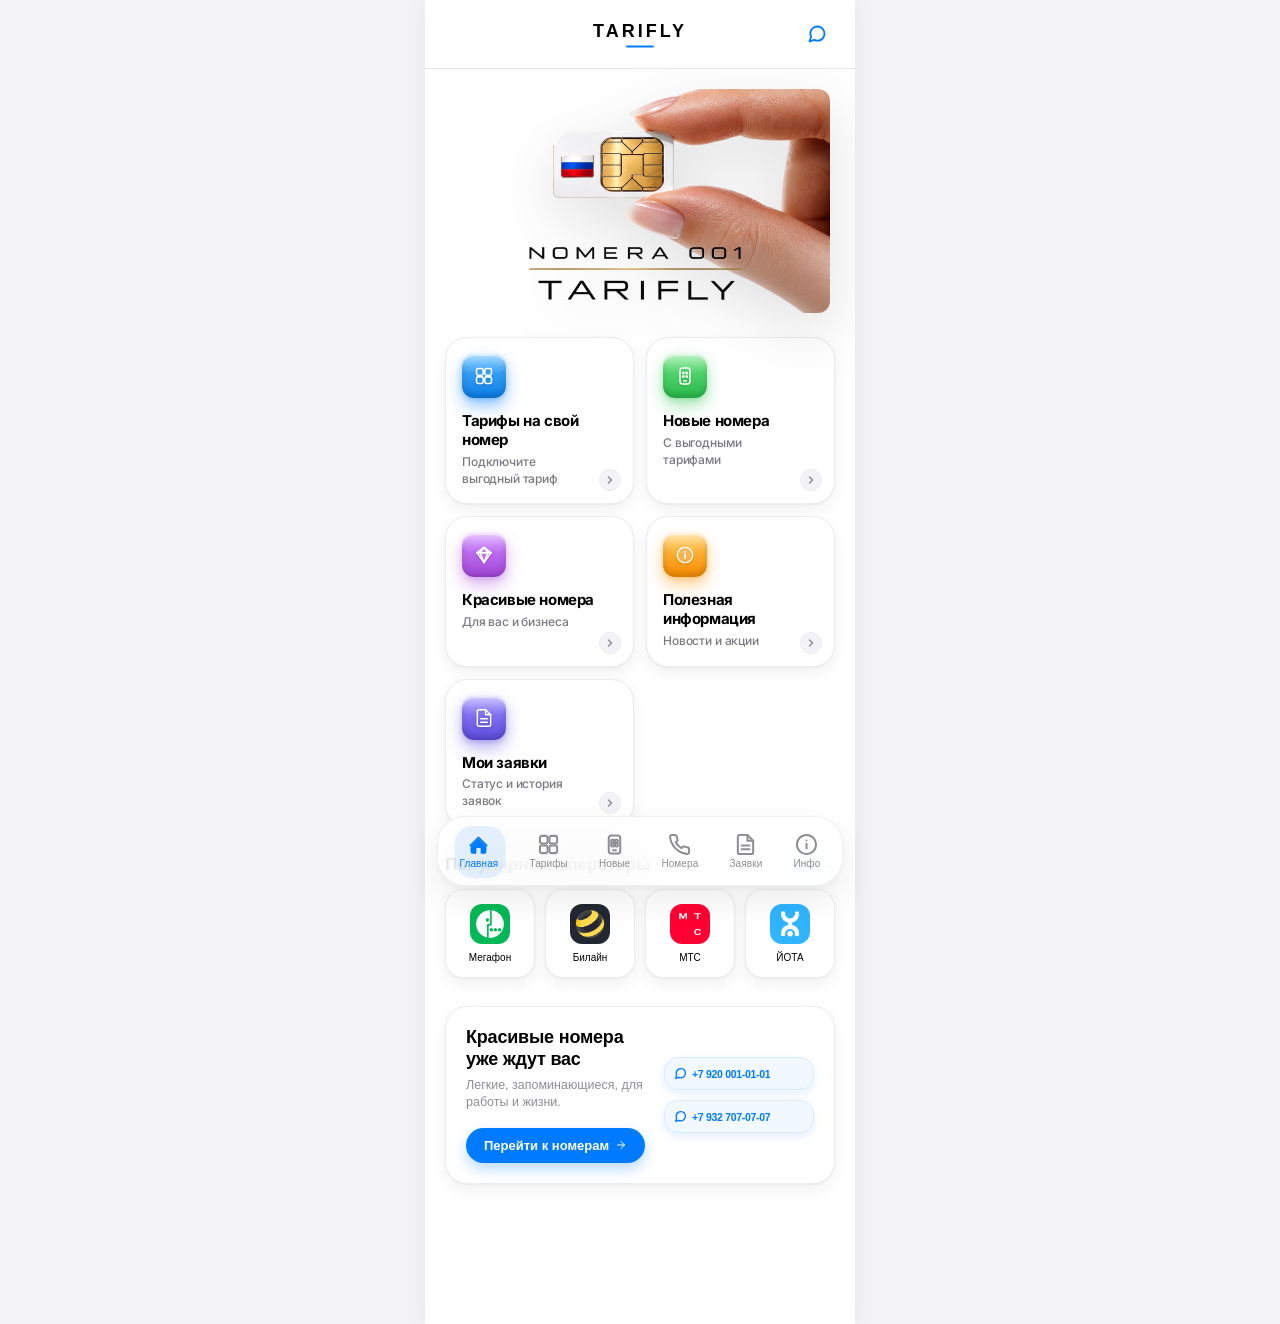
<file: index.html>
<!DOCTYPE html>
<html lang="ru">
<head>
<meta charset="UTF-8">
<meta name="viewport" content="width=device-width, initial-scale=1.0, maximum-scale=1.0, user-scalable=no">
<title>TARIFLY</title>
<link rel="preconnect" href="https://fonts.googleapis.com">
<link rel="preconnect" href="https://fonts.gstatic.com" crossorigin>
<link href="https://fonts.googleapis.com/css2?family=Inter:wght@400;500;600;700;800&display=swap" rel="stylesheet">
<link rel="stylesheet" href="styles.css">
</head>
<body>

<div class="app-container">

  <!-- ================= ОБЩАЯ ШАПКА ================= -->
  <header class="topbar">
    <div class="topbar-title">TARIFLY</div>
    <button class="topbar-chat" aria-label="Поддержка" data-support-trigger>
      <svg viewBox="0 0 24 24" fill="none" stroke="currentColor" stroke-width="2.2" stroke-linecap="round" stroke-linejoin="round"><path d="M21 11.5a8.38 8.38 0 0 1-.9 3.8 8.5 8.5 0 0 1-7.6 4.7 8.38 8.38 0 0 1-3.8-.9L3 21l1.9-5.7a8.38 8.38 0 0 1-.9-3.8 8.5 8.5 0 0 1 4.7-7.6 8.38 8.38 0 0 1 3.8-.9h.5a8.48 8.48 0 0 1 8 8v.5z"/></svg>
    </button>
  </header>

  <!-- ================= СТРАНИЦЫ (SPA) ================= -->

  <!-- ---------- ГЛАВНАЯ ---------- -->
  <section class="page active" id="page-home">

    <section class="hero">
      <img src="icons/logo.png" alt="SIM Card">
    </section>

    <section class="grid-container">
      <a class="card card-blue" href="#tarify">
        <div class="card-icon"><svg width="20" height="20" viewBox="0 0 24 24" fill="none" stroke="currentColor" stroke-width="1.9" stroke-linejoin="round"><rect x="3" y="3" width="8" height="8" rx="2"/><rect x="13" y="3" width="8" height="8" rx="2"/><rect x="3" y="13" width="8" height="8" rx="2"/><rect x="13" y="13" width="8" height="8" rx="2"/></svg></div>
        <div class="card-content">
          <div class="card-title">Тарифы на свой номер</div>
          <div class="card-desc">Подключите выгодный тариф</div>
        </div>
        <div class="card-arrow"><svg width="12" height="12" viewBox="0 0 24 24" fill="none" stroke="currentColor" stroke-width="3" stroke-linecap="round"><path d="M9 18l6-6-6-6"/></svg></div>
      </a>

      <a class="card card-green" href="#newnumbers">
        <div class="card-icon"><svg width="20" height="20" viewBox="0 0 24 24" fill="none" stroke="currentColor" stroke-width="1.8" stroke-linecap="round" stroke-linejoin="round"><rect x="6" y="2.5" width="12" height="19" rx="2.8"/><rect x="8.5" y="7" width="3" height="3" rx="0.7" fill="currentColor" stroke="none"/><rect x="12.5" y="7" width="3" height="3" rx="0.7" fill="currentColor" stroke="none"/><rect x="8.5" y="11" width="3" height="3" rx="0.7" fill="currentColor" stroke="none"/><rect x="12.5" y="11" width="3" height="3" rx="0.7" fill="currentColor" stroke="none"/><line x1="10.5" y1="18" x2="13.5" y2="18"/></svg></div>
        <div class="card-content">
          <div class="card-title">Новые номера</div>
          <div class="card-desc">С выгодными тарифами</div>
        </div>
        <div class="card-arrow"><svg width="12" height="12" viewBox="0 0 24 24" fill="none" stroke="currentColor" stroke-width="3" stroke-linecap="round"><path d="M9 18l6-6-6-6"/></svg></div>
      </a>

      <a class="card card-purple" href="#nomera">
        <div class="card-icon"><svg width="20" height="20" viewBox="0 0 24 24" fill="none" stroke="currentColor" stroke-width="1.85" stroke-linejoin="round" stroke-linecap="round"><path d="M12 2.8 L20.5 9.2 L12 21.2 L3.5 9.2 Z" fill="currentColor" opacity=".18"/><path d="M12 2.8 L20.5 9.2 L12 21.2 L3.5 9.2 Z"/><path d="M3.5 9.2 H20.5"/><path d="M7.2 9.2 L12 21.2 L16.8 9.2"/><path d="M12 2.8 L7.2 9.2 L16.8 9.2 Z"/></svg></div>
        <div class="card-content">
          <div class="card-title">Красивые номера</div>
          <div class="card-desc">Для вас и бизнеса</div>
        </div>
        <div class="card-arrow"><svg width="12" height="12" viewBox="0 0 24 24" fill="none" stroke="currentColor" stroke-width="3" stroke-linecap="round"><path d="M9 18l6-6-6-6"/></svg></div>
      </a>

      <a class="card card-orange" href="#info">
        <div class="card-icon"><svg width="20" height="20" viewBox="0 0 24 24" fill="none"><circle cx="12" cy="12" r="9.2" fill="currentColor" opacity=".16"/><circle cx="12" cy="12" r="9.2" stroke="currentColor" stroke-width="1.6"/><circle cx="12" cy="8.3" r="1.15" fill="currentColor"/><path d="M12 11.2v5" stroke="currentColor" stroke-width="1.9" stroke-linecap="round"/></svg></div>
        <div class="card-content">
          <div class="card-title">Полезная информация</div>
          <div class="card-desc">Новости и акции</div>
        </div>
        <div class="card-arrow"><svg width="12" height="12" viewBox="0 0 24 24" fill="none" stroke="currentColor" stroke-width="3" stroke-linecap="round"><path d="M9 18l6-6-6-6"/></svg></div>
      </a>
      <a class="card card-indigo" href="#zayavki">
        <div class="card-icon"><svg width="20" height="20" viewBox="0 0 24 24" fill="none" stroke="currentColor" stroke-width="1.8" stroke-linecap="round" stroke-linejoin="round"><path d="M14 2H6a2 2 0 0 0-2 2v16a2 2 0 0 0 2 2h12a2 2 0 0 0 2-2V8z"/><polyline points="14 2 14 8 20 8"/><line x1="16" y1="13" x2="8" y2="13"/><line x1="16" y1="17" x2="8" y2="17"/></svg></div>
        <div class="card-content">
          <div class="card-title">Мои заявки</div>
          <div class="card-desc">Статус и история заявок</div>
        </div>
        <div class="card-arrow"><svg width="12" height="12" viewBox="0 0 24 24" fill="none" stroke="currentColor" stroke-width="3" stroke-linecap="round"><path d="M9 18l6-6-6-6"/></svg></div>
      </a>

    </section>

    <div class="section-header">
      <div class="section-title">Популярные операторы</div>
      <a href="#nomera" class="section-link">Все &rarr;</a>
    </div>

    <section class="operators-grid" id="operatorsGrid"></section>

    <section class="promo-banner">
      <div class="promo-content">
        <div class="promo-title" id="promoTitle"></div>
        <div class="promo-desc" id="promoDesc"></div>
        <a class="promo-btn" href="#newnumbers">Перейти к номерам
          <svg width="12" height="12" viewBox="0 0 24 24" fill="none" stroke="currentColor" stroke-width="2" stroke-linecap="round"><path d="M5 12h14M12 5l7 7-7 7"/></svg>
        </a>
      </div>
      <div class="promo-visual">
        <div class="promo-chip" id="promoNum1">
          <svg class="promo-chip-icon" viewBox="0 0 24 24" fill="none" stroke="currentColor" stroke-width="2.4" stroke-linecap="round" stroke-linejoin="round"><path d="M21 11.5a8.38 8.38 0 0 1-.9 3.8 8.5 8.5 0 0 1-7.6 4.7 8.38 8.38 0 0 1-3.8-.9L3 21l1.9-5.7a8.38 8.38 0 0 1-.9-3.8 8.5 8.5 0 0 1 4.7-7.6 8.38 8.38 0 0 1 3.8-.9h.5a8.48 8.48 0 0 1 8 8v.5z"/></svg>
          <span class="promo-chip-text"></span>
        </div>
        <div class="promo-chip" id="promoNum2">
          <svg class="promo-chip-icon" viewBox="0 0 24 24" fill="none" stroke="currentColor" stroke-width="2.4" stroke-linecap="round" stroke-linejoin="round"><path d="M21 11.5a8.38 8.38 0 0 1-.9 3.8 8.5 8.5 0 0 1-7.6 4.7 8.38 8.38 0 0 1-3.8-.9L3 21l1.9-5.7a8.38 8.38 0 0 1-.9-3.8 8.5 8.5 0 0 1 4.7-7.6 8.38 8.38 0 0 1 3.8-.9h.5a8.48 8.48 0 0 1 8 8v.5z"/></svg>
          <span class="promo-chip-text"></span>
        </div>
      </div>
    </section>
  </section>

  <!-- ---------- ТАРИФЫ ---------- -->
  <section class="page" id="page-tarify">

    <div class="tarify-mesh-banner">
      <div class="tarify-mesh-banner-content">
        <span class="tarify-mesh-tag">
          <svg width="9" height="9" viewBox="0 0 24 24" fill="none" stroke="currentColor" stroke-width="3"><polygon points="13 2 3 14 12 14 11 22 21 10 12 10 13 2"/></svg>
          Эксклюзив
        </span>
        <div class="tarify-mesh-banner-title">Тарифы <span>на свой номер</span></div>
        <div class="tarify-mesh-banner-desc">Лучшие условия от ведущих операторов России</div>
      </div>
    </div>

    <section class="filter-row" id="filterRow">
      <button class="filter-chip active" data-op="all"><span class="dot"></span>Все</button>
      <button class="filter-chip" data-op="mts"><span class="dot"></span>МТС</button>
      <button class="filter-chip" data-op="mfn"><span class="dot"></span>МегаФон</button>
      <button class="filter-chip" data-op="bee"><span class="dot"></span>Билайн</button>
      <button class="filter-chip" data-op="yota"><span class="dot"></span>Yota</button>
      <button class="filter-chip" data-op="tele2"><span class="dot"></span>Теле2</button>
    </section>

    <section class="tariff-grid" id="tariffGrid"></section>
  </section>

  <!-- ---------- НОВЫЕ НОМЕРА С ТАРИФАМИ ---------- -->
  <section class="page" id="page-newnumbers">

    <div class="tarify-mesh-banner">
      <div class="tarify-mesh-banner-content">
        <span class="tarify-mesh-tag">
          <svg width="9" height="9" viewBox="0 0 24 24" fill="none" stroke="currentColor" stroke-width="3"><polygon points="13 2 3 14 12 14 11 22 21 10 12 10 13 2"/></svg>
          Готовые решения
        </span>
        <div class="tarify-mesh-banner-title">Новые номера <span>с тарифами</span></div>
        <div class="tarify-mesh-banner-desc">Номер и тариф в одном пакете — подключайте сразу</div>
      </div>
    </div>

    <section class="filter-row" id="newNumbersFilter">
      <button class="filter-chip active" data-op="all"><span class="dot"></span>Все</button>
      <button class="filter-chip" data-op="mts"><span class="dot"></span>МТС</button>
      <button class="filter-chip" data-op="mfn"><span class="dot"></span>МегаФон</button>
      <button class="filter-chip" data-op="bee"><span class="dot"></span>Билайн</button>
      <button class="filter-chip" data-op="yota"><span class="dot"></span>Yota</button>
      <button class="filter-chip" data-op="tele2"><span class="dot"></span>Теле2</button>
    </section>

    <section class="bundle-list" id="newNumbersList"></section>
  </section>

  <!-- ---------- НОМЕРА ---------- -->
  <section class="page" id="page-nomera">

    <section class="numbers-mesh-hero">
      <div class="numbers-mesh-content">
        <span class="numbers-mesh-tag">
          <svg viewBox="0 0 24 24" fill="none" stroke="currentColor" stroke-width="2.4" stroke-linecap="round" stroke-linejoin="round"><polygon points="12 2 15.09 8.26 22 9.27 17 14.14 18.18 21.02 12 17.77 5.82 21.02 7 14.14 2 9.27 8.91 8.26 12 2"/></svg>
          Премиум
        </span>
        <div class="numbers-mesh-title">Красивые <span>номера</span></div>
        <div class="numbers-mesh-desc">Запоминающиеся номера для вашего стиля и статуса</div>
      </div>
    </section>

    <section class="filter-row" id="numFilter">
      <button class="filter-chip active" data-op="all"><span class="dot"></span>Все</button>
      <button class="filter-chip" data-op="mts"><span class="dot"></span>МТС</button>
      <button class="filter-chip" data-op="mfn"><span class="dot"></span>МегаФон</button>
      <button class="filter-chip" data-op="bee"><span class="dot"></span>Билайн</button>
      <button class="filter-chip" data-op="yota"><span class="dot"></span>Yota</button>
      <button class="filter-chip" data-op="tele2"><span class="dot"></span>Теле2</button>
    </section>

    <section class="numbers-list" id="numbersList"></section>

    <a class="numbers-cta" href="#">
      <div class="icon-wrap">
        <svg width="22" height="22" viewBox="0 0 24 24" fill="none" stroke="#fff" stroke-width="2" stroke-linecap="round"><path d="M22 16.9v3a2 2 0 0 1-2.2 2 19.8 19.8 0 0 1-8.6-3.1 19.5 19.5 0 0 1-6-6 19.8 19.8 0 0 1-3.1-8.6A2 2 0 0 1 4.1 2h3a2 2 0 0 1 2 1.7c.1.9.3 1.9.6 2.8a2 2 0 0 1-.5 2.1L7.9 9.9a16 16 0 0 0 6 6l1.3-1.3a2 2 0 0 1 2.1-.5c.9.3 1.8.5 2.8.6a2 2 0 0 1 1.9 2.2z"/></svg>
      </div>
      <div class="text">
        <h4>НЕ НАШЛИ НУЖНЫЙ НОМЕР?</h4>
        <p>Оставьте заявку — мы подберём идеальный вариант!</p>
      </div>
      <div class="go-btn">
        <svg width="16" height="16" viewBox="0 0 24 24" fill="none" stroke="#fff" stroke-width="2.4" stroke-linecap="round"><polyline points="9 6 15 12 9 18"/></svg>
      </div>
    </a>
  </section>

  <!-- ---------- ЗАЯВКИ ---------- -->
  <section class="page" id="page-zayavki">

    <section class="zayavki-mesh-hero">
      <div class="zayavki-mesh-content">
        <span class="zayavki-mesh-tag">
          <svg viewBox="0 0 24 24" fill="none" stroke="currentColor" stroke-width="2.4" stroke-linecap="round" stroke-linejoin="round"><path d="M14 2H6a2 2 0 0 0-2 2v16a2 2 0 0 0 2 2h12a2 2 0 0 0 2-2V8z"/><polyline points="14 2 14 8 20 8"/><polyline points="9 15 11 17 15 13"/></svg>
          Ваши заявки
        </span>
        <div class="zayavki-mesh-title">Мои <span>заявки</span></div>
        <div class="zayavki-mesh-desc">Здесь отображаются все ваши заявки на тарифы, номера и услуги</div>
      </div>
    </section>

    <div class="zayavki-tabs" id="zayavkiTabs">
      <button class="zayavki-tab active" data-filter="all">Все</button>
      <button class="zayavki-tab" data-filter="tariff">Тарифы</button>
      <button class="zayavki-tab" data-filter="number">Номера</button>
      <button class="zayavki-tab" data-filter="process">В обработке</button>
      <button class="zayavki-tab" data-filter="done">Завершено</button>
    </div>

    <section class="zayavki-list" id="zayavkiList"></section>

    <div class="help-banner">
      <div class="h-icon">
        <svg width="22" height="22" viewBox="0 0 24 24" fill="none" stroke="currentColor" stroke-width="2"><path d="M3 18v-6a9 9 0 0 1 18 0v6"/><path d="M21 19a2 2 0 0 1-2 2h-1a2 2 0 0 1-2-2v-3a2 2 0 0 1 2-2h3zM3 19a2 2 0 0 0 2 2h1a2 2 0 0 0 2-2v-3a2 2 0 0 0-2-2H3z"/></svg>
      </div>
      <div class="h-text">
        <h4>Нужна помощь?</h4>
        <p>Наши менеджеры всегда на связи.</p>
      </div>
      <a class="write-btn" href="#" data-support-trigger>
        <svg width="14" height="14" viewBox="0 0 24 24" fill="none" stroke="currentColor" stroke-width="2.2"><line x1="22" y1="2" x2="11" y2="13"/><polygon points="22 2 15 22 11 13 2 9 22 2"/></svg>
        Написать
      </a>
    </div>
  </section>

  <!-- ---------- ИНФО ---------- -->
  <section class="page" id="page-info">

    <section class="info-mesh-hero">
      <div class="info-mesh-content">
        <span class="info-mesh-tag">
          <svg viewBox="0 0 24 24" fill="none" stroke="currentColor" stroke-width="2.4" stroke-linecap="round" stroke-linejoin="round"><circle cx="12" cy="12" r="10"/><path d="M12 16v-4M12 8h.01"/></svg>
          Информация
        </span>
        <div class="info-mesh-title">Актуальная <span>информация</span></div>
        <div class="info-mesh-desc">Всё самое важное — в одном месте</div>
      </div>
    </section>

    <div class="info-tabs" id="infoTabs">
      <button class="info-tab active" data-tab="all">Все</button>
      <button class="info-tab" data-tab="news">Новости</button>
      <button class="info-tab" data-tab="useful">Полезное</button>
      <button class="info-tab" data-tab="promo">Акции</button>
    </div>

    <section class="info-featured">
      <span class="badge">ВАЖНО</span>
      <h2>Изменения в тарифах с 1 октября 2025 года</h2>
      <p>У некоторых операторов изменились условия по тарифам. Подробности уточняйте у менеджеров.</p>
      <a class="feat-cta" href="#">Подробнее →</a>
      <svg class="sim-float" viewBox="0 0 80 100" fill="none"><rect x="10" y="6" width="60" height="88" rx="10" fill="#f1f5f9" stroke="#94a3b8"/><rect x="10" y="6" width="60" height="18" rx="10" fill="#fff"/><rect x="10" y="6" width="20" height="18" fill="#e30613"/><rect x="10" y="6" width="20" height="6" fill="#fff"/><rect x="10" y="18" width="20" height="6" fill="#0039a6"/><rect x="24" y="36" width="32" height="22" rx="4" fill="#e7c26a"/></svg>
    </section>

    <div class="section-label"><h2>НОВОСТИ</h2><a href="#">Смотреть все →</a></div>

    <section class="news-list" id="newsList"></section>

    <div class="section-label"><h2>ПОЛЕЗНАЯ ИНФОРМАЦИЯ</h2><a href="#">Смотреть все →</a></div>

    <section class="useful-list">
      <a class="useful-card" href="#">
        <div class="u-icon"><svg width="20" height="20" viewBox="0 0 24 24" fill="none" stroke="currentColor" stroke-width="2"><path d="M12 22s8-4 8-10V5l-8-3-8 3v7c0 6 8 10 8 10z"/></svg></div>
        <div class="u-text"><h4>Как не попасть на мошенников?</h4><p>Простые правила, которые сохранят ваши данные.</p></div>
        <span class="go"><svg width="12" height="12" viewBox="0 0 24 24" fill="none" stroke="#14161c" stroke-width="2.4"><polyline points="9 6 15 12 9 18"/></svg></span>
      </a>
    </section>
  </section>

</div>

<!-- ================= НИЖНЕЕ МЕНЮ ================= -->
<nav class="bottom-nav" id="bottomNav">
  <div class="nav-indicator" id="navIndicator"></div>

  <a class="nav-item active" data-page="home" href="#home">
    <span class="nav-icon-wrap">
      <svg class="icon-outline" viewBox="0 0 24 24" fill="none" stroke="currentColor" stroke-width="2.1" stroke-linecap="round" stroke-linejoin="round"><path d="M3 9.5l9-7 9 7v10.5a2 2 0 0 1-2 2H5a2 2 0 0 1-2-2z"/><polyline points="9 21.5 9 12 15 12 15 21.5"/></svg>
      <svg class="icon-filled" viewBox="0 0 24 24" fill="currentColor"><path d="M11.47 3.84a.75.75 0 0 1 1.06 0l8.69 8.69a.75.75 0 1 1-1.06 1.06L12 5.43l-8.16 8.16a.75.75 0 1 1-1.06-1.06l8.69-8.69Z"/><path d="M12 5.43l8.16 8.16.09.09v6.19a1.875 1.875 0 0 1-1.875 1.875H15a.75.75 0 0 1-.75-.75v-4.5a.75.75 0 0 0-.75-.75h-3a.75.75 0 0 0-.75.75V21a.75.75 0 0 1-.75.75H5.625a1.875 1.875 0 0 1-1.875-1.875v-6.19c.03-.03.06-.06.09-.09L12 5.43Z"/></svg>
    </span>
    <span class="nav-label">Главная</span>
  </a>

  <a class="nav-item" data-page="tarify" href="#tarify">
    <span class="nav-icon-wrap">
      <svg class="icon-outline" viewBox="0 0 24 24" fill="none" stroke="currentColor" stroke-width="2.1" stroke-linecap="round" stroke-linejoin="round"><rect x="3" y="3" width="8" height="8" rx="2.2"/><rect x="13" y="3" width="8" height="8" rx="2.2"/><rect x="3" y="13" width="8" height="8" rx="2.2"/><rect x="13" y="13" width="8" height="8" rx="2.2"/></svg>
      <svg class="icon-filled" viewBox="0 0 24 24" fill="currentColor"><rect x="3" y="3" width="8" height="8" rx="2.2"/><rect x="13" y="3" width="8" height="8" rx="2.2"/><rect x="3" y="13" width="8" height="8" rx="2.2"/><rect x="13" y="13" width="8" height="8" rx="2.2"/></svg>
    </span>
    <span class="nav-label">Тарифы</span>
  </a>

  <a class="nav-item" data-page="newnumbers" href="#newnumbers">
    <span class="nav-icon-wrap">
      <svg class="icon-outline" viewBox="0 0 24 24" fill="none" stroke="currentColor" stroke-width="2.1" stroke-linecap="round" stroke-linejoin="round">
        <rect x="6" y="2.5" width="12" height="19" rx="2.8"/>
        <rect x="8.5" y="7" width="3" height="3" rx="0.7"/>
        <rect x="12.5" y="7" width="3" height="3" rx="0.7"/>
        <rect x="8.5" y="11" width="3" height="3" rx="0.7"/>
        <rect x="12.5" y="11" width="3" height="3" rx="0.7"/>
        <line x1="10.5" y1="18" x2="13.5" y2="18"/>
      </svg>
      <svg class="icon-filled" viewBox="0 0 24 24" fill="currentColor">
        <rect x="6" y="2.5" width="12" height="19" rx="2.8"/>
        <rect x="8.5" y="7" width="3" height="3" rx="0.7" fill="#fff"/>
        <rect x="12.5" y="7" width="3" height="3" rx="0.7" fill="#fff"/>
        <rect x="8.5" y="11" width="3" height="3" rx="0.7" fill="#fff"/>
        <rect x="12.5" y="11" width="3" height="3" rx="0.7" fill="#fff"/>
      </svg>
    </span>
    <span class="nav-label">Новые</span>
  </a>

  <a class="nav-item" data-page="nomera" href="#nomera">
    <span class="nav-icon-wrap">
      <svg class="icon-outline" viewBox="0 0 24 24" fill="none" stroke="currentColor" stroke-width="2.1" stroke-linecap="round" stroke-linejoin="round"><path d="M22 16.92v3a2 2 0 0 1-2.18 2 19.79 19.79 0 0 1-8.63-3.07 19.5 19.5 0 0 1-6-6 19.79 19.79 0 0 1-3.07-8.67A2 2 0 0 1 4.11 2h3a2 2 0 0 1 2 1.72c.12.97.35 1.92.68 2.81a2 2 0 0 1-.45 2.11L8.09 9.91a16 16 0 0 0 6 6l1.27-1.27a2 2 0 0 1 2.11-.45c.89.33 1.84.56 2.81.68A2 2 0 0 1 22 16.92z"/></svg>
      <svg class="icon-filled" viewBox="0 0 24 24" fill="currentColor"><path fill-rule="evenodd" clip-rule="evenodd" d="M1.5 4.5a3 3 0 0 1 3-3h1.372c.86 0 1.61.586 1.819 1.42l1.105 4.423a1.875 1.875 0 0 1-.694 1.955l-1.293.97c-.135.101-.164.249-.126.352a11.285 11.285 0 0 0 6.697 6.697c.103.038.25.009.352-.126l.97-1.293a1.875 1.875 0 0 1 1.955-.694l4.423 1.105c.834.209 1.42.959 1.42 1.82V19.5a3 3 0 0 1-3 3h-2.25C6.744 22.5 1.5 17.256 1.5 10.75V4.5Z"/></svg>
    </span>
    <span class="nav-label">Номера</span>
  </a>

  <a class="nav-item" data-page="zayavki" href="#zayavki">
    <span class="nav-icon-wrap">
      <svg class="icon-outline" viewBox="0 0 24 24" fill="none" stroke="currentColor" stroke-width="2.1" stroke-linecap="round"><path d="M14 2H6a2 2 0 0 0-2 2v16a2 2 0 0 0 2 2h12a2 2 0 0 0 2-2V8z"/><polyline points="14 2 14 8 20 8"/><line x1="16" y1="13" x2="8" y2="13"/><line x1="16" y1="17" x2="8" y2="17"/></svg>
      <svg class="icon-filled" viewBox="0 0 24 24" fill="currentColor"><path fill-rule="evenodd" clip-rule="evenodd" d="M5.625 1.5c-1.036 0-1.875.84-1.875 1.875v17.25c0 1.035.84 1.875 1.875 1.875h12.75c1.035 0 1.875-.84 1.875-1.875V12.75A3.75 3.75 0 0 0 16.5 9h-1.875A1.875 1.875 0 0 1 12.75 7.125V5.25A3.75 3.75 0 0 0 9 1.5H5.625ZM7.5 15a.75.75 0 0 0 0 1.5h9a.75.75 0 0 0 0-1.5h-9Zm0 3a.75.75 0 0 0 0 1.5h9a.75.75 0 0 0 0-1.5h-9Z"/><path d="M12.971 1.816A5.23 5.23 0 0 1 14.25 5.25v1.875c0 .207.168.375.375.375H16.5c1.31 0 2.512.468 3.445 1.245a9.768 9.768 0 0 0-6.974-6.929Z"/></svg>
    </span>
    <span class="nav-label">Заявки</span>
  </a>

  <a class="nav-item" data-page="info" href="#info">
    <span class="nav-icon-wrap">
      <svg class="icon-outline" viewBox="0 0 24 24" fill="none" stroke="currentColor" stroke-width="2.1" stroke-linecap="round" stroke-linejoin="round"><circle cx="12" cy="12" r="10"/><circle cx="12" cy="7.8" r="1" fill="currentColor" stroke="none"/><path d="M12 11.2v5"/></svg>
      <svg class="icon-filled" viewBox="0 0 24 24" fill="currentColor"><path fill-rule="evenodd" clip-rule="evenodd" d="M2.25 12c0-5.385 4.365-9.75 9.75-9.75s9.75 4.365 9.75 9.75-4.365 9.75-9.75 9.75S2.25 17.385 2.25 12ZM12 10.5a.75.75 0 0 0-.75.75v4.5a.75.75 0 0 0 1.5 0v-4.5a.75.75 0 0 0-.75-.75Zm0-3a.75.75 0 1 0 0 1.5.75.75 0 0 0 0-1.5Z"/></svg>
    </span>
    <span class="nav-label">Инфо</span>
  </a>
</nav>


<!-- ================= ПАНЕЛЬ ОПЕРАТОРА ================= -->
<div class="op-sheet-overlay" id="opSheetOverlay" aria-hidden="true">
  <div class="op-sheet" role="dialog" aria-label="Тарифы оператора" id="opSheet">
    <div class="op-sheet-handle"></div>
    <button class="op-sheet-close" id="opSheetClose" aria-label="Закрыть">
      <svg width="14" height="14" viewBox="0 0 24 24" fill="none" stroke="currentColor" stroke-width="2.4" stroke-linecap="round"><line x1="4" y1="4" x2="20" y2="20"/><line x1="20" y1="4" x2="4" y2="20"/></svg>
    </button>
    <div class="op-sheet-head" id="opSheetHead"></div>
    <div class="op-sheet-tabs" id="opSheetTabs">
      <button type="button" class="op-sheet-tab active" data-tab="tariffs">Тарифы</button>
      <button type="button" class="op-sheet-tab" data-tab="newnumbers">Новые</button>
      <button type="button" class="op-sheet-tab" data-tab="numbers">Номера</button>
    </div>
    <div class="op-sheet-list" id="opSheetList"></div>
  </div>
</div>

<!-- ================= ВИДЖЕТ ПОДДЕРЖКИ ================= -->
<div class="support-overlay" id="supportOverlay" aria-hidden="true">
  <div class="support-widget" role="dialog" aria-label="Нужна помощь?">
    <button class="support-close" id="supportClose" aria-label="Закрыть">
      <svg width="14" height="14" viewBox="0 0 24 24" fill="none" stroke="currentColor" stroke-width="2.4" stroke-linecap="round"><line x1="4" y1="4" x2="20" y2="20"/><line x1="20" y1="4" x2="4" y2="20"/></svg>
    </button>
    <div class="support-head">
      <div class="support-avatar">
        <svg width="26" height="26" viewBox="0 0 24 24" fill="none" stroke="#fff" stroke-width="2" stroke-linecap="round" stroke-linejoin="round">
          <path d="M4 13.5v-1.5a8 8 0 0 1 16 0v1.5"/>
          <path d="M20 13.5v3.7a2.3 2.3 0 0 1-2.3 2.3h-1.2"/>
          <rect x="2.6" y="13" width="4" height="6.2" rx="1.6"/>
          <rect x="17.4" y="13" width="4" height="6.2" rx="1.6"/>
        </svg>
        <span class="support-online-dot"></span>
      </div>
      <div class="support-headtext">
        <h4>Нужна помощь?</h4>
        <p>Менеджер ответит за 2 минуты</p>
      </div>
    </div>
    <div class="support-actions">
      <a class="support-btn support-btn-tg" id="supportTg" href="https://t.me/tarifly_support" target="_blank" rel="noopener">
        <svg width="16" height="16" viewBox="0 0 24 24" fill="none" stroke="currentColor" stroke-width="2.3" stroke-linecap="round" stroke-linejoin="round"><line x1="22" y1="2" x2="11" y2="13"/><polygon points="22 2 15 22 11 13 2 9 22 2"/></svg>
        Telegram
      </a>
      <a class="support-btn support-btn-wa" id="supportWa" href="https://wa.me/70000000000" target="_blank" rel="noopener">
        <svg width="16" height="16" viewBox="0 0 24 24" fill="none" stroke="currentColor" stroke-width="2.2" stroke-linecap="round" stroke-linejoin="round"><path d="M21 11.5a8.38 8.38 0 0 1-.9 3.8 8.5 8.5 0 0 1-7.6 4.7 8.38 8.38 0 0 1-3.8-.9L3 21l1.9-5.7a8.38 8.38 0 0 1-.9-3.8 8.5 8.5 0 0 1 4.7-7.6 8.38 8.38 0 0 1 3.8-.9h.5a8.48 8.48 0 0 1 8 8v.5z"/></svg>
        WhatsApp
      </a>
    </div>
  </div>
</div>

<script src="script.js"></script>
</body>
</html>
</file>
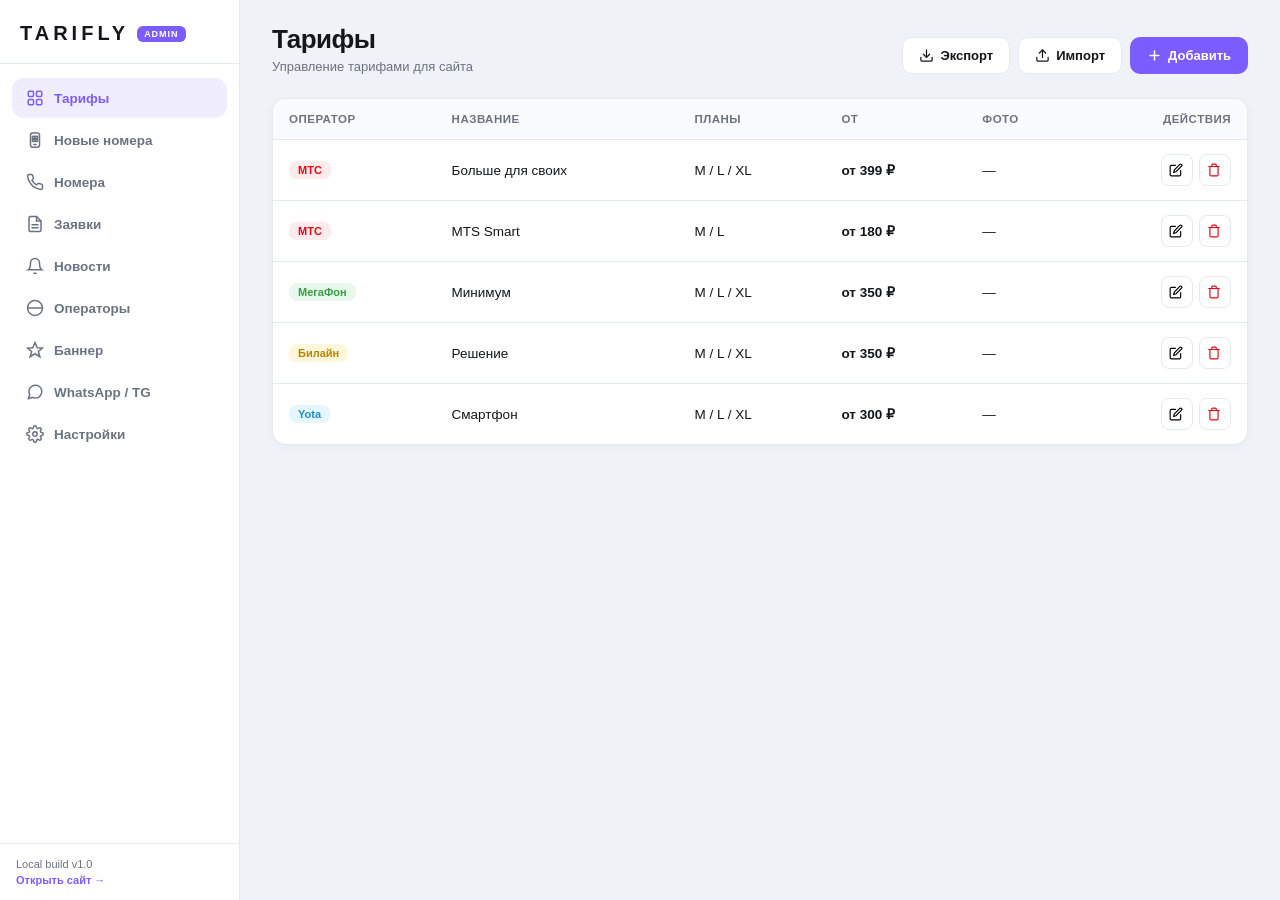
<file: admin.html>
<!DOCTYPE html>
<html lang="ru">
<head>
<meta charset="UTF-8">
<meta name="viewport" content="width=device-width, initial-scale=1.0">
<title>TARIFLY — Админ-панель</title>
<style>
/* ============================================================
   БАЗА
   ============================================================ */
* { margin: 0; padding: 0; box-sizing: border-box; font-family: -apple-system, BlinkMacSystemFont, "Segoe UI", Roboto, Helvetica, Arial, sans-serif; -webkit-tap-highlight-color: transparent; }
:root {
  --bg: #f0f2f8;
  --bg-card: #ffffff;
  --ink: #14161c;
  --ink-soft: #6b7280;
  --line: #e5e9f2;
  --accent: #7b5cff;
  --accent-soft: #f0edff;
  --green: #22b573;
  --red: #e30613;
  --orange: #f2790f;
  --radius: 14px;
}
body {
  background: var(--bg);
  color: var(--ink);
  min-height: 100vh;
  display: flex;
  font-size: 14px;
}

button { font-family: inherit; cursor: pointer; border: none; background: none; }
input, select, textarea { font-family: inherit; font-size: 14px; }
img, svg { display: block; }

/* ============================================================
   САЙДБАР
   ============================================================ */
.sidebar {
  width: 240px;
  flex-shrink: 0;
  background: #ffffff;
  border-right: 1px solid var(--line);
  display: flex;
  flex-direction: column;
  position: fixed;
  top: 0;
  left: 0;
  height: 100vh;
  z-index: 10;
}
.brand {
  padding: 22px 20px 18px;
  border-bottom: 1px solid var(--line);
  display: flex;
  align-items: center;
  gap: 8px;
  font-weight: 800;
  font-size: 20px;
  letter-spacing: 4px;
}
.brand span {
  font-size: 9px;
  background: var(--accent);
  color: #fff;
  padding: 3px 7px;
  border-radius: 6px;
  letter-spacing: 1px;
  font-weight: 700;
}
.sidebar nav { padding: 14px 12px; flex: 1; overflow-y: auto; }
.sidebar nav a {
  display: flex;
  align-items: center;
  gap: 10px;
  padding: 11px 14px;
  border-radius: 12px;
  color: var(--ink-soft);
  font-weight: 600;
  font-size: 13.5px;
  cursor: pointer;
  margin-bottom: 2px;
  transition: all 0.15s;
  text-decoration: none;
}
.sidebar nav a:hover { background: #f6f7fb; color: var(--ink); }
.sidebar nav a.active { background: var(--accent-soft); color: var(--accent); }
.sidebar nav a svg { width: 18px; height: 18px; flex-shrink: 0; }
.sidebar-footer {
  padding: 14px 16px;
  border-top: 1px solid var(--line);
  font-size: 11px;
  color: var(--ink-soft);
  display: flex;
  flex-direction: column;
  gap: 4px;
}
.sidebar-footer a {
  color: var(--accent);
  font-weight: 600;
  text-decoration: none;
}

/* ============================================================
   ОСНОВНОЙ КОНТЕНТ
   ============================================================ */
.main {
  margin-left: 240px;
  flex: 1;
  padding: 24px 32px 60px;
  max-width: calc(100vw - 240px);
}
.top-head {
  display: flex;
  justify-content: space-between;
  align-items: flex-end;
  gap: 16px;
  margin-bottom: 24px;
  flex-wrap: wrap;
}
.top-head h1 {
  font-size: 26px;
  font-weight: 800;
  letter-spacing: -0.5px;
}
.top-head p {
  color: var(--ink-soft);
  font-size: 13px;
  margin-top: 4px;
}
.top-actions { display: flex; gap: 8px; flex-wrap: wrap; }

.btn {
  display: inline-flex;
  align-items: center;
  gap: 6px;
  padding: 10px 16px;
  border-radius: 10px;
  font-size: 13px;
  font-weight: 700;
  transition: all 0.15s;
  border: 1px solid transparent;
}
.btn svg { width: 15px; height: 15px; }
.btn-primary { background: var(--accent); color: #fff; }
.btn-primary:hover { background: #6447e8; }
.btn-secondary { background: #fff; color: var(--ink); border-color: var(--line); }
.btn-secondary:hover { border-color: #c8cde0; }
.btn-danger { background: #fff; color: var(--red); border-color: #f7d7d9; }
.btn-danger:hover { background: #fdf2f2; }
.btn-sm { padding: 7px 11px; font-size: 12px; border-radius: 8px; }
.btn-icon {
  padding: 7px;
  width: 32px;
  height: 32px;
  justify-content: center;
  border-radius: 8px;
  border: 1px solid var(--line);
  background: #fff;
}
.btn-icon:hover { border-color: #c8cde0; background: #fafbff; }
.btn-icon.danger { color: var(--red); }
.btn-icon.danger:hover { background: #fdf2f2; border-color: #f7d7d9; }

/* ============================================================
   ТАБЛИЦА
   ============================================================ */
.card {
  background: #fff;
  border-radius: var(--radius);
  border: 1px solid var(--line);
  overflow: hidden;
  box-shadow: 0 2px 10px rgba(30, 41, 82, 0.03);
}
.table-wrap { overflow-x: auto; }
table {
  width: 100%;
  border-collapse: collapse;
  font-size: 13.5px;
}
table th {
  text-align: left;
  padding: 14px 16px;
  background: #fafbff;
  font-weight: 700;
  color: var(--ink-soft);
  font-size: 11.5px;
  letter-spacing: 0.5px;
  text-transform: uppercase;
  border-bottom: 1px solid var(--line);
  white-space: nowrap;
}
table td {
  padding: 14px 16px;
  border-bottom: 1px solid var(--line);
  vertical-align: middle;
}
table tr:last-child td { border-bottom: none; }
table tr:hover td { background: #fafbff; }
.td-actions { display: flex; gap: 6px; justify-content: flex-end; }

.tag {
  display: inline-flex;
  align-items: center;
  gap: 5px;
  padding: 3px 9px;
  border-radius: 8px;
  font-size: 11px;
  font-weight: 700;
}
.tag-mts { background: #fdeaea; color: #e30613; }
.tag-mfn { background: #e8f8ef; color: #3a9d3f; }
.tag-bee { background: #fff7db; color: #b38600; }
.tag-yota { background: #e6f6ff; color: #1a8fc7; }
.tag-done { background: #e8f8ef; color: var(--green); }
.tag-process { background: #eef2ff; color: #5b6cff; }
.tag-wait { background: #fff4e5; color: var(--orange); }

.empty {
  padding: 50px 20px;
  text-align: center;
  color: var(--ink-soft);
  font-size: 14px;
}
.empty svg { width: 48px; height: 48px; margin: 0 auto 12px; opacity: 0.4; }

/* ============================================================
   МОДАЛКА
   ============================================================ */
.modal-overlay {
  position: fixed;
  inset: 0;
  background: rgba(20, 22, 28, 0.55);
  backdrop-filter: blur(6px);
  -webkit-backdrop-filter: blur(6px);
  display: none;
  align-items: center;
  justify-content: center;
  z-index: 100;
  padding: 20px;
}
.modal-overlay.open { display: flex; }
.modal {
  background: #fff;
  border-radius: 18px;
  width: 100%;
  max-width: 520px;
  max-height: 90vh;
  overflow-y: auto;
  box-shadow: 0 30px 60px rgba(0, 0, 0, 0.2);
  animation: modalIn 0.2s ease;
}
@keyframes modalIn {
  from { transform: translateY(20px); opacity: 0; }
  to { transform: translateY(0); opacity: 1; }
}
.modal-head {
  padding: 20px 24px;
  border-bottom: 1px solid var(--line);
  display: flex;
  justify-content: space-between;
  align-items: center;
}
.modal-head h2 { font-size: 17px; font-weight: 800; }
.modal-close {
  width: 32px;
  height: 32px;
  border-radius: 8px;
  display: flex;
  align-items: center;
  justify-content: center;
  color: var(--ink-soft);
  transition: all 0.15s;
}
.modal-close:hover { background: #f4f5f8; color: var(--ink); }
.modal-body { padding: 20px 24px; }
.modal-foot {
  padding: 16px 24px;
  border-top: 1px solid var(--line);
  display: flex;
  justify-content: flex-end;
  gap: 8px;
  background: #fafbff;
}

/* ============================================================
   ФОРМА
   ============================================================ */
.form-row {
  display: flex;
  flex-direction: column;
  gap: 6px;
  margin-bottom: 14px;
}
.form-row label {
  font-size: 12px;
  font-weight: 700;
  color: var(--ink-soft);
  letter-spacing: 0.3px;
  text-transform: uppercase;
}
.form-row input,
.form-row select,
.form-row textarea {
  padding: 11px 13px;
  border: 1.5px solid var(--line);
  border-radius: 10px;
  background: #fff;
  outline: none;
  transition: all 0.15s;
  color: var(--ink);
  width: 100%;
}
.form-row input:focus,
.form-row select:focus,
.form-row textarea:focus {
  border-color: var(--accent);
  box-shadow: 0 0 0 3px rgba(123, 92, 255, 0.12);
}
.form-row textarea { resize: vertical; min-height: 80px; }
.form-row-2 { display: grid; grid-template-columns: 1fr 1fr; gap: 12px; }
.form-hint { font-size: 11px; color: var(--ink-soft); margin-top: 2px; }

/* ============================================================
   УВЕДОМЛЕНИЕ (toast)
   ============================================================ */
.toast {
  position: fixed;
  bottom: 30px;
  left: 50%;
  transform: translateX(-50%) translateY(100px);
  background: var(--ink);
  color: #fff;
  padding: 12px 22px;
  border-radius: 12px;
  font-size: 13px;
  font-weight: 600;
  box-shadow: 0 12px 30px rgba(0, 0, 0, 0.25);
  z-index: 999;
  opacity: 0;
  transition: all 0.3s;
}
.toast.show {
  transform: translateX(-50%) translateY(0);
  opacity: 1;
}
.toast.success { background: var(--green); }
.toast.error { background: var(--red); }

/* ============================================================
   АДАПТИВ
   ============================================================ */
.menu-toggle {
  display: none;
  position: fixed;
  top: 14px;
  left: 14px;
  z-index: 20;
  width: 44px;
  height: 44px;
  background: #fff;
  border-radius: 12px;
  box-shadow: 0 4px 14px rgba(30, 41, 82, 0.1);
  align-items: center;
  justify-content: center;
}

@media (max-width: 900px) {
  .sidebar {
    transform: translateX(-100%);
    transition: transform 0.25s ease;
    box-shadow: 0 0 40px rgba(0, 0, 0, 0.15);
  }
  .sidebar.open { transform: translateX(0); }
  .main {
    margin-left: 0;
    max-width: 100vw;
    padding: 72px 20px 60px;
  }
  .menu-toggle { display: flex; }
}
@media (max-width: 600px) {
  .top-head h1 { font-size: 22px; }
  .form-row-2 { grid-template-columns: 1fr; }
  table th, table td { padding: 11px 12px; font-size: 12.5px; }
  .td-actions { flex-direction: column; }
}

/* Планы тарифа в модалке */
.plans-editor {
  margin-top: 8px;
  padding-top: 14px;
  border-top: 1px solid var(--line);
}
.plans-editor-title {
  font-size: 13px;
  font-weight: 800;
  margin-bottom: 4px;
}
.plan-row {
  background: #fafbff;
  border: 1px solid var(--line);
  border-radius: 12px;
  padding: 14px;
  margin-bottom: 10px;
}
.plan-row-head {
  display: flex;
  justify-content: space-between;
  align-items: center;
  margin-bottom: 10px;
}
.plan-row-head strong { font-size: 13px; }

</style>
</head>
<body>

<!-- Кнопка меню для мобильных -->
<button class="menu-toggle" id="menuToggle" aria-label="Меню">
  <svg width="22" height="22" viewBox="0 0 24 24" fill="none" stroke="currentColor" stroke-width="2.2" stroke-linecap="round"><line x1="3" y1="6" x2="21" y2="6"/><line x1="3" y1="12" x2="21" y2="12"/><line x1="3" y1="18" x2="21" y2="18"/></svg>
</button>

<!-- ============ САЙДБАР ============ -->
<aside class="sidebar" id="sidebar">
  <div class="brand">TARIFLY <span>ADMIN</span></div>
  <nav>
    <a data-tab="tariffs" class="active">
      <svg viewBox="0 0 24 24" fill="none" stroke="currentColor" stroke-width="2"><rect x="3" y="3" width="7" height="7" rx="1.4"/><rect x="14" y="3" width="7" height="7" rx="1.4"/><rect x="3" y="14" width="7" height="7" rx="1.4"/><rect x="14" y="14" width="7" height="7" rx="1.4"/></svg>
      Тарифы
    </a>
    <a data-tab="newnumbers">
      <svg viewBox="0 0 24 24" fill="none" stroke="currentColor" stroke-width="2" stroke-linecap="round" stroke-linejoin="round"><rect x="6" y="2.5" width="12" height="19" rx="2.8"/><rect x="8.5" y="7" width="3" height="3" rx="0.7"/><rect x="12.5" y="7" width="3" height="3" rx="0.7"/><rect x="8.5" y="11" width="3" height="3" rx="0.7"/><rect x="12.5" y="11" width="3" height="3" rx="0.7"/><line x1="10.5" y1="18" x2="13.5" y2="18"/></svg>
      Новые номера
    </a>
    <a data-tab="numbers">
      <svg viewBox="0 0 24 24" fill="none" stroke="currentColor" stroke-width="2" stroke-linecap="round"><path d="M22 16.9v3a2 2 0 0 1-2.2 2 19.8 19.8 0 0 1-8.6-3.1 19.5 19.5 0 0 1-6-6 19.8 19.8 0 0 1-3.1-8.6A2 2 0 0 1 4.1 2h3a2 2 0 0 1 2 1.7c.1.9.3 1.9.6 2.8a2 2 0 0 1-.5 2.1L7.9 9.9a16 16 0 0 0 6 6l1.3-1.3a2 2 0 0 1 2.1-.5c.9.3 1.8.5 2.8.6a2 2 0 0 1 1.9 2.2z"/></svg>
      Номера
    </a>
    <a data-tab="zayavki">
      <svg viewBox="0 0 24 24" fill="none" stroke="currentColor" stroke-width="2" stroke-linecap="round"><path d="M14 2H6a2 2 0 0 0-2 2v16a2 2 0 0 0 2 2h12a2 2 0 0 0 2-2V8z"/><polyline points="14 2 14 8 20 8"/><line x1="16" y1="13" x2="8" y2="13"/><line x1="16" y1="17" x2="8" y2="17"/></svg>
      Заявки
    </a>
    <a data-tab="news">
      <svg viewBox="0 0 24 24" fill="none" stroke="currentColor" stroke-width="2"><path d="M18 8A6 6 0 0 0 6 8c0 7-3 9-3 9h18s-3-2-3-9"/><path d="M13.73 21a2 2 0 0 1-3.46 0"/></svg>
      Новости
    </a>
    <a data-tab="operators">
      <svg viewBox="0 0 24 24" fill="none" stroke="currentColor" stroke-width="2"><circle cx="12" cy="12" r="10"/><path d="M2 12h20"/></svg>
      Операторы
    </a>
    <a data-tab="promo">
      <svg viewBox="0 0 24 24" fill="none" stroke="currentColor" stroke-width="2" stroke-linecap="round"><polygon points="12 2 15 9 22 9.5 16.5 14 18.5 21 12 17 5.5 21 7.5 14 2 9.5 9 9"/></svg>
      Баннер
    </a>
    <a data-tab="support">
      <svg viewBox="0 0 24 24" fill="none" stroke="currentColor" stroke-width="2" stroke-linecap="round" stroke-linejoin="round"><path d="M21 11.5a8.38 8.38 0 0 1-.9 3.8 8.5 8.5 0 0 1-7.6 4.7 8.38 8.38 0 0 1-3.8-.9L3 21l1.9-5.7a8.38 8.38 0 0 1-.9-3.8 8.5 8.5 0 0 1 4.7-7.6 8.38 8.38 0 0 1 3.8-.9h.5a8.48 8.48 0 0 1 8 8v.5z"/></svg>
      WhatsApp / TG
    </a>
    <a data-tab="settings">
      <svg viewBox="0 0 24 24" fill="none" stroke="currentColor" stroke-width="2"><circle cx="12" cy="12" r="3"/><path d="M19.4 15a1.65 1.65 0 0 0 .33 1.82l.06.06a2 2 0 1 1-2.83 2.83l-.06-.06a1.65 1.65 0 0 0-1.82-.33 1.65 1.65 0 0 0-1 1.51V21a2 2 0 0 1-4 0v-.09A1.65 1.65 0 0 0 9 19.4a1.65 1.65 0 0 0-1.82.33l-.06.06a2 2 0 1 1-2.83-2.83l.06-.06a1.65 1.65 0 0 0 .33-1.82 1.65 1.65 0 0 0-1.51-1H3a2 2 0 0 1 0-4h.09A1.65 1.65 0 0 0 4.6 9a1.65 1.65 0 0 0-.33-1.82l-.06-.06a2 2 0 1 1 2.83-2.83l.06.06a1.65 1.65 0 0 0 1.82.33H9a1.65 1.65 0 0 0 1-1.51V3a2 2 0 0 1 4 0v.09a1.65 1.65 0 0 0 1 1.51 1.65 1.65 0 0 0 1.82-.33l.06-.06a2 2 0 1 1 2.83 2.83l-.06.06a1.65 1.65 0 0 0-.33 1.82V9a1.65 1.65 0 0 0 1.51 1H21a2 2 0 0 1 0 4h-.09a1.65 1.65 0 0 0-1.51 1z"/></svg>
      Настройки
    </a>
  </nav>
  <div class="sidebar-footer">
    <div>Local build v1.0</div>
    <a href="index.html" target="_blank">Открыть сайт →</a>
  </div>
</aside>

<!-- ============ ОСНОВНОЙ КОНТЕНТ ============ -->
<main class="main">
  <div class="top-head">
    <div>
      <h1 id="pageTitle">Тарифы</h1>
      <p id="pageDesc">Управление тарифами для сайта</p>
    </div>
    <div class="top-actions">
      <button class="btn btn-secondary" id="exportBtn">
        <svg viewBox="0 0 24 24" fill="none" stroke="currentColor" stroke-width="2" stroke-linecap="round"><path d="M21 15v4a2 2 0 0 1-2 2H5a2 2 0 0 1-2-2v-4"/><polyline points="7 10 12 15 17 10"/><line x1="12" y1="15" x2="12" y2="3"/></svg>
        Экспорт
      </button>
      <button class="btn btn-secondary" id="importBtn">
        <svg viewBox="0 0 24 24" fill="none" stroke="currentColor" stroke-width="2" stroke-linecap="round"><path d="M21 15v4a2 2 0 0 1-2 2H5a2 2 0 0 1-2-2v-4"/><polyline points="17 8 12 3 7 8"/><line x1="12" y1="3" x2="12" y2="15"/></svg>
        Импорт
      </button>
      <button class="btn btn-primary" id="addBtn">
        <svg viewBox="0 0 24 24" fill="none" stroke="currentColor" stroke-width="2.5" stroke-linecap="round"><line x1="12" y1="5" x2="12" y2="19"/><line x1="5" y1="12" x2="19" y2="12"/></svg>
        Добавить
      </button>
    </div>
  </div>

  <div id="content"></div>
</main>

<!-- ============ МОДАЛКА РЕДАКТИРОВАНИЯ ============ -->
<div class="modal-overlay" id="modal">
  <div class="modal">
    <div class="modal-head">
      <h2 id="modalTitle">Редактирование</h2>
      <button class="modal-close" id="modalClose">
        <svg width="18" height="18" viewBox="0 0 24 24" fill="none" stroke="currentColor" stroke-width="2.4" stroke-linecap="round"><line x1="18" y1="6" x2="6" y2="18"/><line x1="6" y1="6" x2="18" y2="18"/></svg>
      </button>
    </div>
    <div class="modal-body" id="modalBody"></div>
    <div class="modal-foot">
      <button class="btn btn-secondary" id="modalCancel">Отмена</button>
      <button class="btn btn-primary" id="modalSave">Сохранить</button>
    </div>
  </div>
</div>

<!-- Скрытый input для импорта JSON -->
<input type="file" id="importFile" accept=".json" style="display:none">

<div class="toast" id="toast"></div>

<script src="admin.js"></script>
</body>
</html>
</file>
<file: styles.css>
/* ============================================================
   0. КРИТИЧНО: SPA-навигация
   ============================================================ */
.page { display: none !important; }
.page.active { display: block !important; }

.page.page-enter {
  animation: pageEnter 0.4s cubic-bezier(0.22, 1, 0.36, 1);
}
@keyframes pageEnter {
  from { opacity: 0; transform: translateY(10px); }
  to   { opacity: 1; transform: translateY(0); }
}
@media (prefers-reduced-motion: reduce) {
  .page.page-enter { animation: none; }
}

/* ============================================================
   1. БАЗА — iOS style (белый фон, чёрный текст)
   ============================================================ */
* { margin: 0; padding: 0; box-sizing: border-box; font-family: -apple-system, BlinkMacSystemFont, "SF Pro Display", "Segoe UI", Roboto, Helvetica, Arial, sans-serif; -webkit-tap-highlight-color: transparent; }
body {
  background-color: #f2f2f7;
  display: flex;
  justify-content: center;
  color: #000;
  overflow-x: hidden;
}

.app-container {
  width: 100%;
  max-width: 430px;
  background: #ffffff;
  min-height: 100vh;
  position: relative;
  padding-bottom: 112px;
  box-shadow: 0 0 20px rgba(0,0,0,0.06);
  overflow-x: clip;
}

a { color: inherit; text-decoration: none; }
button { font-family: inherit; cursor: pointer; border: none; background: none; }
img, svg { display: block; }

/* ============================================================
   2. УНИВЕРСАЛЬНЫЙ КЛАСС — карточки в стиле iOS
   ============================================================ */
.card,
.operator-card,
.tariff-card,
.number-card,
.zayavka-card,
.news-card,
.useful-card,
.help-banner,
.filter-chip,
.filter-pill,
.zayavki-tab,
.info-tab,
.chat-btn {
  background: #ffffff;
  border: 1px solid #e5e5ea;
  box-shadow: 0 1px 3px rgba(0, 0, 0, 0.04);
}

/* ============================================================
   3. ШАПКА — белая, центрированный логотип
   ============================================================ */
.topbar {
  position: sticky;
  top: 0;
  z-index: 100;
  padding: calc(16px + env(safe-area-inset-top)) 20px 16px;
  display: flex;
  align-items: center;
  justify-content: flex-end;
  background: rgba(255, 255, 255, 0.85);
  backdrop-filter: blur(20px) saturate(1.6);
  -webkit-backdrop-filter: blur(20px) saturate(1.6);
  border-bottom: 1px solid #e5e5ea;
}

.topbar-title {
  position: absolute;
  left: 50%;
  top: 50%;
  transform: translate(-50%, -50%);
  font-size: 18px;
  font-weight: 800;
  letter-spacing: 3px;
  color: #000;
  pointer-events: none;
  padding-bottom: 6px;
}
.topbar-title::after {
  content: '';
  position: absolute;
  left: 50%;
  bottom: 0;
  transform: translateX(-50%);
  width: 28px;
  height: 2.5px;
  border-radius: 2px;
  background: #007aff;
}

.topbar-chat {
  width: 36px;
  height: 36px;
  border-radius: 50%;
  display: flex;
  align-items: center;
  justify-content: center;
  flex-shrink: 0;
  color: #007aff;
  background: transparent;
  cursor: pointer;
  padding: 0;
  transition: background 0.15s ease, transform 0.15s ease;
}
.topbar-chat:active { transform: scale(0.92); background: rgba(0,122,255,0.1); }
.topbar-chat svg { width: 20px; height: 20px; }

/* ============================================================
   4. HERO (главная)
   ============================================================ */
.hero {
  display: flex;
  justify-content: center;
  padding: 20px 0 24px;
  position: relative;
  background: #ffffff;
}
.hero img {
  position: relative;
  z-index: 1;
  width: 380px;
  max-width: 90%;
  filter: drop-shadow(0 20px 30px rgba(0,0,0,0.12));
  border-radius: 12px;
  animation: floatHero 6s ease-in-out infinite;
}
@keyframes floatHero {
  0%, 100% { transform: translateY(0px); }
  50% { transform: translateY(-8px); }
}

/* ============================================================
   5. ЗАГОЛОВКИ СЕКЦИЙ
   ============================================================ */
.section-header {
  display: flex;
  justify-content: space-between;
  align-items: center;
  padding: 0 20px;
  margin-bottom: 14px;
}
.section-title { font-size: 17px; font-weight: 700; color: #000; }
.section-link { font-size: 13px; color: #007aff; font-weight: 500; text-decoration: none; }

/* ============================================================
   6. КАРТОЧКИ ГЛАВНОЙ
   ============================================================ */
.grid-container {
  display: grid;
  grid-template-columns: 1fr 1fr;
  gap: 12px;
  padding: 0 20px;
  margin-bottom: 28px;
}

/* Полное определение .card (фон, иконки, типографика) находится
   в разделе 22 «КАРТОЧКИ ГЛАВНОЙ — Frosted Glass» ниже, чтобы не
   держать в файле два конфликтующих описания одного компонента. */

/* ============================================================
   7. ОПЕРАТОРЫ
   ============================================================ */
.operators-grid {
  display: grid;
  grid-template-columns: repeat(4, 1fr);
  gap: 10px;
  padding: 0 20px;
  margin-bottom: 28px;
}
.operator-card {
  padding: 14px 6px;
  display: flex;
  flex-direction: column;
  align-items: center;
  gap: 8px;
  cursor: pointer;
  transition: all 0.25s cubic-bezier(0.4, 0, 0.2, 1);
  border-radius: 18px;
  border: 1px solid #ececef;
  background: #ffffff;
  box-shadow:
    0 1px 2px rgba(16, 24, 40, 0.04),
    0 6px 16px rgba(16, 24, 40, 0.06);
}
.operator-card:active {
  transform: scale(0.96);
  background: #fafafa;
}
.op-logo-wrap {
  width: 40px; height: 40px;
  border-radius: 12px;
  display: flex; align-items: center; justify-content: center;
  background: #ffffff;
  overflow: hidden;
}
.op-logo { width: 100%; height: 100%; object-fit: contain; }
.operator-name { font-size: 10px; font-weight: 500; color: #000; text-align: center; }

/* ============================================================
   8. ПРОМО-БАННЕР (главная) — белый iOS-стиль (как остальные hero)
   ============================================================ */
.promo-banner {
  margin: 0 20px 28px;
  border-radius: 22px;
  padding: 20px;
  position: relative;
  overflow: hidden;
  color: #000;
  display: flex;
  align-items: center;
  justify-content: space-between;
  gap: 14px;
  min-height: 160px;
  background: #ffffff;
  border: 1px solid #ececef;
  box-shadow:
    0 1px 2px rgba(16, 24, 40, 0.04),
    0 6px 16px rgba(16, 24, 40, 0.06);
}
.promo-content { position: relative; z-index: 1; flex: 1 1 auto; min-width: 0; }
.promo-title { font-size: 18px; font-weight: 700; line-height: 1.22; margin-bottom: 6px; color: #000; letter-spacing: -0.2px; }
.promo-desc { font-size: 12.5px; color: #8e8e93; line-height: 1.4; margin-bottom: 16px; max-width: 200px; }
.promo-btn {
  background: #007aff;
  color: #fff;
  border: none;
  padding: 10px 18px;
  border-radius: 22px;
  font-size: 13px;
  font-weight: 600;
  display: inline-flex;
  align-items: center;
  gap: 6px;
  cursor: pointer;
  box-shadow: 0 6px 14px rgba(0, 122, 255, 0.28);
  transition: all 0.15s ease;
}
.promo-btn:active { transform: scale(0.96); opacity: 0.85; }

/* Колонка с "плавающими" номерами — фиксированная зона, не наезжает на текст */
.promo-visual {
  position: relative;
  z-index: 1;
  flex-shrink: 0;
  width: 150px;
  display: flex;
  flex-direction: column;
  align-items: stretch;
  gap: 10px;
}
.promo-chip {
  display: flex;
  align-items: center;
  gap: 5px;
  padding: 9px 9px;
  border-radius: 14px;
  font-size: 10.5px;
  font-weight: 700;
  letter-spacing: -0.3px;
  white-space: nowrap;
  overflow: hidden;
  background: #f2f8ff;
  border: 1px solid #d8ebff;
  color: #007aff;
  box-shadow: 0 4px 10px rgba(0, 122, 255, 0.1);
  animation: floatNum 5s ease-in-out infinite;
}
.promo-chip:nth-child(2) { animation-delay: 1.5s; }
.promo-chip-icon { flex-shrink: 0; width: 13px; height: 13px; }
.promo-chip-text { overflow: hidden; text-overflow: ellipsis; }
@keyframes floatNum {
  0%, 100% { transform: translateY(0px); }
  50% { transform: translateY(-4px); }
}

/* ============================================================
   9. НИЖНЕЕ МЕНЮ — iOS dock
   ============================================================ */
.bottom-nav {
  position: fixed;
  bottom: calc(14px + env(safe-area-inset-bottom));
  left: 50%;
  transform: translateX(-50%);
  width: calc(100% - 24px);
  max-width: 406px;
  background: rgba(255, 255, 255, 0.82);
  backdrop-filter: blur(24px) saturate(1.8);
  -webkit-backdrop-filter: blur(24px) saturate(1.8);
  border: 1px solid rgba(0, 0, 0, 0.06);
  border-radius: 28px;
  display: flex;
  justify-content: space-around;
  align-items: center;
  padding: 8px 6px;
  z-index: 20;
  box-shadow:
    0 14px 34px rgba(0, 0, 0, 0.08),
    0 2px 6px rgba(0, 0, 0, 0.04),
    inset 0 1px 0 rgba(255, 255, 255, 0.9);
}

.nav-indicator {
  position: absolute;
  top: 0; left: 0;
  border-radius: 18px;
  background: rgba(0, 122, 255, 0.1);
  border: none;
  box-shadow: none;
  transition: transform 0.42s cubic-bezier(0.34, 1.56, 0.64, 1),
              width 0.3s ease, height 0.3s ease;
  pointer-events: none;
  z-index: 0;
  will-change: transform;
}
.nav-indicator.no-anim { transition: none; }

.nav-item {
  position: relative;
  z-index: 1;
  display: flex;
  flex-direction: column;
  align-items: center;
  gap: 3px;
  color: #8e8e93;
  text-decoration: none;
  font-size: 10px;
  font-weight: 500;
  letter-spacing: 0.1px;
  padding: 8px 6px;
  border-radius: 16px;
  cursor: pointer;
  -webkit-tap-highlight-color: transparent;
  transition: color 0.25s ease, transform 0.15s ease;
}
.nav-item:active { transform: scale(0.92); }
.nav-item.active { color: #007aff; }

.nav-icon-wrap {
  position: relative;
  width: 23px;
  height: 23px;
  display: block;
}
.nav-icon-wrap svg {
  position: absolute;
  inset: 0;
  width: 100%;
  height: 100%;
  transition: opacity 0.28s ease, transform 0.32s cubic-bezier(0.34, 1.56, 0.64, 1);
}
.icon-outline { opacity: 1; transform: scale(1); }
.icon-filled { opacity: 0; transform: scale(0.55); }
.nav-item.active .icon-outline { opacity: 0; transform: scale(0.55); }
.nav-item.active .icon-filled { opacity: 1; transform: scale(1); }

.nav-label { line-height: 1; }

/* ============================================================
   10. ОБЩИЕ ЭЛЕМЕНТЫ СТРАНИЦ
   ============================================================ */
.page-head { padding: 8px 20px 4px; }
.back-row {
  display: flex;
  align-items: center;
  gap: 8px;
  color: #007aff;
  font-size: 13px;
  font-weight: 500;
  letter-spacing: 0.3px;
}
.back-row svg { width: 16px; height: 16px; }

/* ============================================================
   11. MESH-БАННЕРЫ → БЕЛЫЕ (iOS-стиль)
   ============================================================ */
.tarify-mesh-banner,
.numbers-mesh-hero,
.zayavki-mesh-hero,
.info-mesh-hero {
  background: #ffffff !important;
  border: 1px solid #e5e5ea;
  box-shadow: 0 1px 3px rgba(0, 0, 0, 0.04);
  color: #000;
}

.tarify-mesh-banner::before,
.tarify-mesh-banner::after,
.numbers-mesh-hero::before,
.numbers-mesh-hero::after,
.zayavki-mesh-hero::before,
.zayavki-mesh-hero::after,
.info-mesh-hero::before,
.info-mesh-hero::after {
  display: none !important;
}

.tarify-mesh-tag,
.numbers-mesh-tag,
.zayavki-mesh-tag,
.info-mesh-tag {
  background: #f2f2f7;
  border: 1px solid #e5e5ea;
  color: #8e8e93;
  font-weight: 700;
  backdrop-filter: none;
  -webkit-backdrop-filter: none;
}

.tarify-mesh-banner-title,
.numbers-mesh-title,
.zayavki-mesh-title,
.info-mesh-title {
  color: #000;
}

.tarify-mesh-banner-title span,
.numbers-mesh-title span,
.zayavki-mesh-title span,
.info-mesh-title span {
  background: none;
  -webkit-background-clip: unset;
  -webkit-text-fill-color: unset;
  background-clip: unset;
  color: #007aff;
}

.tarify-mesh-banner-desc,
.numbers-mesh-desc,
.zayavki-mesh-desc,
.info-mesh-desc {
  color: #8e8e93;
}

/* Отдельная настройка каждой hero-секции */
.tarify-mesh-banner {
  margin: 8px 20px 20px;
  padding: 24px 22px;
  border-radius: 20px;
  position: relative;
  overflow: hidden;
  min-height: 140px;
  display: flex;
  flex-direction: column;
  justify-content: center;
}
.tarify-mesh-banner-content { position: relative; z-index: 1; }
.tarify-mesh-tag {
  display: inline-flex;
  align-items: center;
  gap: 5px;
  padding: 4px 10px;
  border-radius: 8px;
  font-size: 10px;
  letter-spacing: 0.5px;
  text-transform: uppercase;
  margin-bottom: 12px;
}
.tarify-mesh-banner-title {
  font-size: 22px;
  font-weight: 700;
  line-height: 1.15;
  margin-bottom: 6px;
  letter-spacing: -0.3px;
}
.tarify-mesh-banner-desc {
  font-size: 13px;
  line-height: 1.4;
}

.numbers-mesh-hero {
  margin: 8px 20px 18px;
  padding: 24px 22px;
  border-radius: 20px;
  position: relative;
  overflow: hidden;
  min-height: 140px;
  display: flex;
  align-items: center;
}
.numbers-mesh-content { position: relative; z-index: 1; flex: 1 1 auto; min-width: 0; }
.numbers-mesh-tag {
  display: inline-flex;
  align-items: center;
  gap: 5px;
  padding: 4px 10px;
  border-radius: 8px;
  font-size: 10px;
  letter-spacing: 0.5px;
  text-transform: uppercase;
  margin-bottom: 12px;
}
.numbers-mesh-tag svg { width: 9px; height: 9px; }
.numbers-mesh-title {
  font-size: 22px;
  font-weight: 700;
  line-height: 1.15;
  margin-bottom: 6px;
}
.numbers-mesh-desc { font-size: 13px; line-height: 1.4; max-width: none; }
.numbers-mesh-visual {
  position: relative;
  z-index: 1;
  flex-shrink: 0;
  width: 78px;
  height: 96px;
  display: flex;
  align-items: center;
  justify-content: center;
}

.zayavki-mesh-hero {
  margin: 8px 20px 18px;
  padding: 24px 22px;
  border-radius: 20px;
  position: relative;
  overflow: hidden;
  min-height: 140px;
  display: flex;
  align-items: center;
}
.zayavki-mesh-content { position: relative; z-index: 1; flex: 1 1 auto; min-width: 0; }
.zayavki-mesh-tag {
  display: inline-flex;
  align-items: center;
  gap: 5px;
  padding: 4px 10px;
  border-radius: 8px;
  font-size: 10px;
  letter-spacing: 0.5px;
  text-transform: uppercase;
  margin-bottom: 12px;
}
.zayavki-mesh-tag svg { width: 9px; height: 9px; }
.zayavki-mesh-title { font-size: 22px; font-weight: 700; line-height: 1.15; margin-bottom: 6px; }
.zayavki-mesh-desc { font-size: 13px; line-height: 1.4; max-width: 260px; }

.info-mesh-hero {
  margin: 8px 20px 18px;
  padding: 24px 22px;
  border-radius: 20px;
  position: relative;
  overflow: hidden;
  min-height: 140px;
  display: flex;
  align-items: center;
}
.info-mesh-content { position: relative; z-index: 1; flex: 1 1 auto; min-width: 0; }
.info-mesh-tag {
  display: inline-flex;
  align-items: center;
  gap: 5px;
  padding: 4px 10px;
  border-radius: 8px;
  font-size: 10px;
  letter-spacing: 0.5px;
  text-transform: uppercase;
  margin-bottom: 12px;
}
.info-mesh-tag svg { width: 9px; height: 9px; }
.info-mesh-title { font-size: 22px; font-weight: 700; line-height: 1.15; margin-bottom: 6px; }
.info-mesh-desc { font-size: 13px; line-height: 1.4; max-width: 260px; }

/* ============================================================
   12. ТАРИФЫ
   ============================================================ */
.filter-row {
  display: flex;
  gap: 8px;
  padding: 4px 20px 4px;
  overflow-x: auto;
  scrollbar-width: none;
  -webkit-mask-image: linear-gradient(90deg, transparent 0, #000 20px, #000 calc(100% - 20px), transparent 100%);
  mask-image: linear-gradient(90deg, transparent 0, #000 20px, #000 calc(100% - 20px), transparent 100%);
}
.filter-row::-webkit-scrollbar { display: none; }

.filter-chip {
  flex: 0 0 auto;
  display: flex;
  align-items: center;
  gap: 6px;
  border: 1px solid #e5e5ea;
  padding: 8px 16px;
  border-radius: 20px;
  font-size: 13px;
  font-weight: 500;
  color: #000;
  white-space: nowrap;
  cursor: pointer;
  transition: all 0.2s ease;
  background: #ffffff;
}
.filter-chip .dot { width: 8px; height: 8px; border-radius: 50%; background: #007aff; }
.filter-chip.active {
  color: #fff;
  background: #007aff;
  border-color: #007aff;
}
.filter-chip.active .dot { background: #fff; }
.filter-chip[data-op="mts"] .dot { background: #e30613; }
.filter-chip[data-op="mfn"] .dot { background: #3a9d3f; }
.filter-chip[data-op="bee"] .dot { background: #ffcc00; }
.filter-chip[data-op="yota"] .dot { background: #2fb4e8; }
.filter-chip.active .dot { background: #fff !important; }

.tariff-grid {
  display: grid;
  grid-template-columns: 1fr 1fr;
  gap: 12px;
  padding: 16px 20px 4px;
}

.tariff-card {
  border-radius: 22px;
  overflow: hidden;
  display: flex;
  flex-direction: column;
  transition: all 0.25s cubic-bezier(0.4, 0, 0.2, 1);
  background: #ffffff;
  border: 1px solid #ececef;
  box-shadow:
    0 1px 2px rgba(16, 24, 40, 0.04),
    0 6px 16px rgba(16, 24, 40, 0.06);
}
.tariff-card:not(.is-open):active {
  transform: scale(0.97);
  background: #fafafa;
}
.tariff-card.is-open { grid-column: 1 / -1; }

.tariff-banner {
  padding: 16px 14px;
  min-height: 120px;
  display: flex;
  flex-direction: column;
  justify-content: space-between;
  color: #fff;
  position: relative;
  overflow: hidden;
}
.tariff-banner.has-img {
  min-height: 160px;
  background: #f2f2f7 !important;
  color: #000;
}
.tariff-img-wrap {
  position: absolute;
  inset: 0;
  z-index: 0;
  display: flex;
  align-items: center;
  justify-content: center;
  background: #f2f2f7;
  padding: 8px;
}
.tariff-img {
  max-width: 100%;
  max-height: 100%;
  width: auto;
  height: auto;
  object-fit: contain;
  display: block;
}
.tariff-banner.has-img::after {
  content: '';
  position: absolute;
  left: 0; right: 0; bottom: 0;
  height: 55%;
  background: linear-gradient(180deg, transparent 0%, rgba(0,0,0,0.45) 100%);
  z-index: 1;
  pointer-events: none;
}
.tariff-banner .op-tag,
.tariff-banner h3 { position: relative; z-index: 2; }
.tariff-banner.has-img .op-tag {
  background: rgba(255,255,255,0.92);
  color: #000;
}
.tariff-banner.has-img h3 {
  color: #fff;
  text-shadow: 0 1px 4px rgba(0,0,0,0.35);
}
.tariff-banner .op-tag {
  align-self: flex-start;
  background: rgba(255,255,255,.22);
  font-size: 10px;
  font-weight: 700;
  letter-spacing: .5px;
  padding: 4px 9px;
  border-radius: 8px;
}
.tariff-banner h3 { font-size: 15px; font-weight: 600; line-height: 1.25; margin-top: 8px; }
.tariff-op-mts { background: linear-gradient(135deg, #e30613, #7a0009); }
.tariff-op-mfn { background: linear-gradient(135deg, #2b2b2b, #3a9d3f); }
.tariff-op-bee { background: linear-gradient(135deg, #ffda44, #1a1a1a 130%); color: #1a1a1a; }
.tariff-op-bee .op-tag { background: rgba(0,0,0,.12); color: #1a1a1a; }
.tariff-op-yota { background: linear-gradient(135deg, #2fb4e8, #0f4c75); }

.tariff-body {
  padding: 14px;
  display: flex;
  flex-direction: column;
  gap: 10px;
}

.plan-switch {
  display: flex;
  gap: 6px;
  background: #f2f2f7;
  padding: 4px;
  border-radius: 12px;
}
.plan-chip {
  flex: 1;
  padding: 8px 6px;
  border-radius: 9px;
  font-size: 13px;
  font-weight: 700;
  color: #8e8e93;
  background: transparent;
  border: none;
  cursor: pointer;
  transition: all 0.18s ease;
  font-family: inherit;
}
.plan-chip.active {
  background: #ffffff;
  color: #007aff;
  box-shadow: 0 1px 4px rgba(0,0,0,0.08);
}

.tariff-specs { display: flex; flex-wrap: wrap; gap: 6px; }
.spec-pill {
  font-size: 10.5px;
  font-weight: 600;
  background: #f2f2f7;
  color: #6b7280;
  padding: 5px 9px;
  border-radius: 8px;
}
.tariff-price { font-size: 19px; font-weight: 700; color: #000; }
.tariff-price span { font-size: 11.5px; font-weight: 600; color: #8e8e93; }

.tariff-details {
  display: none;
  flex-direction: column;
  gap: 10px;
  padding-top: 8px;
  border-top: 1px solid #f2f2f7;
}
.tariff-card.is-open .tariff-details { display: flex; }
.tariff-desc {
  font-size: 12.5px;
  line-height: 1.45;
  color: #3a3a3c;
  font-weight: 500;
}
.tariff-features {
  list-style: none;
  margin: 0;
  padding: 0;
  display: flex;
  flex-direction: column;
  gap: 6px;
}
.tariff-features li {
  position: relative;
  padding-left: 18px;
  font-size: 12px;
  font-weight: 500;
  color: #3a3a3c;
}
.tariff-features li::before {
  content: '';
  position: absolute;
  left: 0;
  top: 5px;
  width: 8px;
  height: 8px;
  border-radius: 50%;
  background: #007aff;
  box-shadow: 0 0 0 3px rgba(0, 122, 255, 0.15);
}

.tariff-cta {
  margin-top: 2px;
  background: #f2f2f7;
  border-radius: 12px;
  padding: 11px;
  text-align: center;
  font-size: 13px;
  font-weight: 600;
  color: #007aff;
  display: block;
  width: 100%;
  transition: all 0.15s;
  cursor: pointer;
  border: none;
  font-family: inherit;
}
.tariff-cta:active { background: #007aff; color: #fff; }
.tariff-card.is-open .tariff-cta { background: #e7f0ff; color: #007aff; }

.empty-state {
  grid-column: 1/-1;
  text-align: center;
  padding: 30px 10px;
  color: #8e8e93;
  font-weight: 500;
  font-size: 13.5px;
}

/* ============================================================
   13. НОВЫЕ НОМЕРА С ТАРИФАМИ
   ============================================================ */
.bundle-list {
  padding: 0 20px 20px;
  display: flex;
  flex-direction: column;
  gap: 12px;
}

.bundle-card {
  background: #ffffff;
  border: 1px solid #ececef;
  border-radius: 22px;
  padding: 16px 14px;
  display: flex;
  flex-direction: column;
  gap: 12px;
  position: relative;
  transition: all 0.25s cubic-bezier(0.4, 0, 0.2, 1);
  box-shadow:
    0 1px 2px rgba(16, 24, 40, 0.04),
    0 6px 16px rgba(16, 24, 40, 0.06);
}
.bundle-card:active {
  transform: scale(0.98);
  background: #fafafa;
}
.bundle-card .hit-badge {
  position: absolute;
  top: 0; left: 16px;
  transform: translateY(-50%);
  background: linear-gradient(90deg, #ff9500, #ffcc00);
  color: #1a1a1a;
  font-size: 10px;
  font-weight: 800;
  padding: 3px 10px;
  border-radius: 8px;
  box-shadow: 0 2px 8px rgba(255, 149, 0, 0.35);
}
.bundle-top {
  display: flex;
  align-items: center;
  gap: 12px;
}
.bundle-top .op-logo {
  width: 44px; height: 44px;
  border-radius: 12px;
  display: flex; align-items: center; justify-content: center;
  flex-shrink: 0;
  font-weight: 700;
  font-size: 12px;
  color: #fff;
  background: #64748b;
}
.bundle-top .op-logo.mts { background: #e30613; }
.bundle-top .op-logo.mfn { background: #3a9d3f; }
.bundle-top .op-logo.bee { background: #1a1a1a; color: #ffcc00; }
.bundle-top .op-logo.tele2 { background: #1a1a1a; }
.bundle-top .op-logo.yota { background: #2fb4e8; }

.bundle-info { flex: 1; min-width: 0; }
.bundle-num { font-size: 15px; font-weight: 700; letter-spacing: .2px; color: #000; }
.bundle-tariff { font-size: 12px; color: #8e8e93; margin-top: 2px; font-weight: 500; }
.bundle-price { font-size: 17px; font-weight: 700; color: #000; flex-shrink: 0; }
.bundle-price span { font-size: 10.5px; font-weight: 600; color: #8e8e93; }

.bundle-specs {
  display: flex;
  flex-wrap: wrap;
  gap: 6px;
}

.bundle-cta {
  background: #f2f2f7;
  border-radius: 12px;
  padding: 11px;
  text-align: center;
  font-size: 13px;
  font-weight: 600;
  color: #007aff;
  display: block;
  transition: all 0.15s;
}
.bundle-cta:active { background: #007aff; color: #fff; }

/* ============================================================
   14. НОМЕРА
   ============================================================ */
.filter-pills {
  display: flex;
  gap: 8px;
  padding: 4px 20px 16px;
  overflow-x: auto;
  scrollbar-width: none;
  -webkit-mask-image: linear-gradient(90deg, transparent 0, #000 20px, #000 calc(100% - 20px), transparent 100%);
  mask-image: linear-gradient(90deg, transparent 0, #000 20px, #000 calc(100% - 20px), transparent 100%);
}
.filter-pills::-webkit-scrollbar { display: none; }
.filter-pill {
  flex: 0 0 auto;
  display: flex;
  align-items: center;
  gap: 6px;
  padding: 8px 16px;
  border-radius: 20px;
  font-size: 13px;
  font-weight: 500;
  color: #000;
  white-space: nowrap;
  cursor: pointer;
  transition: all 0.2s ease;
  background: #ffffff;
  border: 1px solid #e5e5ea;
}
.filter-pill.active {
  background: #007aff;
  color: #fff;
  border-color: #007aff;
}
.filter-pill .op-dot {
  width: 14px; height: 14px;
  border-radius: 50%;
  display: flex; align-items: center; justify-content: center;
  font-size: 8px; font-weight: 800; color: #fff;
}

.numbers-list {
  padding: 0 20px 20px;
  display: flex;
  flex-direction: column;
  gap: 12px;
}
.number-card {
  border-radius: 22px;
  padding: 16px 14px;
  display: flex;
  align-items: center;
  gap: 12px;
  position: relative;
  transition: all 0.25s cubic-bezier(0.4, 0, 0.2, 1);
  background: #ffffff;
  border: 1px solid #ececef;
  box-shadow:
    0 1px 2px rgba(16, 24, 40, 0.04),
    0 6px 16px rgba(16, 24, 40, 0.06);
}
.number-card:active {
  transform: scale(0.98);
  background: #fafafa;
}
.number-card .hit-badge {
  position: absolute;
  top: 0; left: 16px;
  transform: translateY(-50%);
  background: linear-gradient(90deg, #ff9500, #ffcc00);
  color: #1a1a1a;
  font-size: 10px;
  font-weight: 800;
  padding: 3px 10px;
  border-radius: 8px;
  box-shadow: 0 2px 8px rgba(255, 149, 0, 0.35);
}
.number-card .op-logo {
  width: 42px; height: 42px;
  border-radius: 12px;
  display: flex; align-items: center; justify-content: center;
  flex-shrink: 0;
  font-weight: 700;
  font-size: 12px;
  color: #fff;
  background: #64748b;
}
.number-card .op-logo.mts { background: #e30613; }
.number-card .op-logo.mfn { background: #3a9d3f; }
.number-card .op-logo.bee { background: #1a1a1a; color: #ffcc00; }
.number-card .op-logo.tele2 { background: #1a1a1a; }
.number-card .op-logo.yota { background: #2fb4e8; }

.number-info { flex: 1; min-width: 0; }
.number-info .num { font-size: 16px; font-weight: 700; letter-spacing: .2px; color: #000; }
.number-info .desc { font-size: 12px; color: #8e8e93; margin-top: 3px; font-weight: 500; }
.number-tag { display: flex; flex-direction: column; align-items: flex-end; gap: 4px; flex-shrink: 0; }
.number-tag .crown { font-size: 11px; font-weight: 600; color: #ff9500; }
.number-tag .arrow {
  width: 26px; height: 26px;
  border-radius: 50%;
  background: #f2f2f7;
  display: flex; align-items: center; justify-content: center;
  color: #8e8e93;
}

.numbers-cta {
  margin: 8px 20px 20px;
  background: #f2f2f7;
  border: 1px solid #e5e5ea;
  border-radius: 20px;
  padding: 18px 20px;
  display: flex;
  align-items: center;
  gap: 14px;
  color: #000;
  flex-wrap: wrap;
}
.numbers-cta .icon-wrap {
  width: 44px; height: 44px;
  border-radius: 50%;
  background: #007aff;
  display: flex; align-items: center; justify-content: center;
  flex-shrink: 0;
}
.numbers-cta .text { flex: 1 1 60%; min-width: 0; }
.numbers-cta .text h4 { font-size: 13px; font-weight: 700; color: #000; }
.numbers-cta .text p { font-size: 11px; color: #8e8e93; margin-top: 3px; line-height: 1.35; }
.numbers-cta .go-btn {
  width: 36px; height: 36px;
  border-radius: 50%;
  background: #ffffff;
  border: 1px solid #e5e5ea;
  display: flex; align-items: center; justify-content: center;
  margin-left: auto;
  flex-shrink: 0;
  color: #007aff;
}

/* ============================================================
   15. ЗАЯВКИ
   ============================================================ */
.zayavki-tabs {
  display: flex;
  gap: 8px;
  padding: 4px 20px 16px;
  overflow-x: auto;
  scrollbar-width: none;
}
.zayavki-tabs::-webkit-scrollbar { display: none; }
.zayavki-tab {
  flex: 0 0 auto;
  padding: 8px 14px;
  border-radius: 20px;
  font-size: 12.5px;
  font-weight: 500;
  color: #000;
  white-space: nowrap;
  cursor: pointer;
  transition: all 0.2s ease;
  background: #ffffff;
  border: 1px solid #e5e5ea;
}
.zayavki-tab.active { background: #007aff; color: #fff; border-color: #007aff; }

.zayavki-list {
  padding: 0 20px 20px;
  display: flex;
  flex-direction: column;
  gap: 12px;
}
.zayavka-card {
  border-radius: 22px;
  padding: 16px 14px;
  display: flex;
  gap: 12px;
  align-items: flex-start;
  flex-wrap: wrap;
  transition: all 0.25s cubic-bezier(0.4, 0, 0.2, 1);
  background: #ffffff;
  border: 1px solid #ececef;
  box-shadow:
    0 1px 2px rgba(16, 24, 40, 0.04),
    0 6px 16px rgba(16, 24, 40, 0.06);
}
.zayavka-card:active {
  transform: scale(0.98);
  background: #fafafa;
}
.zayavka-card .z-logo {
  width: 44px; height: 44px;
  border-radius: 12px;
  flex-shrink: 0;
  display: flex; align-items: center; justify-content: center;
  font-weight: 700;
  font-size: 12px;
  color: #fff;
  background: #64748b;
}
.zayavka-card .z-logo.mts { background: #e30613; }
.zayavka-card .z-logo.mfn { background: #3a9d3f; }
.zayavka-card .z-logo.bee { background: #1a1a1a; color: #ffcc00; }
.zayavka-card .z-logo.yota { background: #2fb4e8; }

.zayavka-body { flex: 1 1 calc(100% - 60px); min-width: 0; }
.zayavka-body .type { font-size: 10px; font-weight: 700; letter-spacing: .5px; color: #8e8e93; text-transform: uppercase; }
.zayavka-body h3 { font-size: 15px; font-weight: 700; margin-top: 2px; color: #000; }
.zayavka-body .sub { font-size: 12px; color: #8e8e93; margin-top: 2px; font-weight: 500; }
.zayavka-body .meta { display: flex; flex-wrap: wrap; gap: 6px; margin-top: 8px; }
.zayavka-body .meta span {
  font-size: 11px;
  font-weight: 500;
  background: #f2f2f7;
  color: #6b7280;
  padding: 4px 8px;
  border-radius: 8px;
}

.zayavka-right {
  flex: 1 1 100%;
  display: flex;
  flex-direction: row;
  justify-content: space-between;
  align-items: center;
  margin-top: 8px;
  padding-top: 8px;
  border-top: 1px solid #f2f2f7;
}
.status { font-size: 11px; font-weight: 600; padding: 4px 10px; border-radius: 10px; }
.status.done { background: #e6f7ea; color: #34c759; }
.status.process { background: #e7f0ff; color: #007aff; }
.status.wait { background: #fff4e5; color: #ff9500; }
.zayavka-right .date { font-size: 11px; color: #8e8e93; font-weight: 500; }

.help-banner {
  margin: 8px 20px 20px;
  border-radius: 22px;
  padding: 18px 16px;
  display: flex;
  align-items: center;
  gap: 14px;
  flex-wrap: wrap;
  background: #ffffff;
  border: 1px solid #ececef;
  box-shadow:
    0 1px 2px rgba(16, 24, 40, 0.04),
    0 6px 16px rgba(16, 24, 40, 0.06);
}
.help-banner .h-icon {
  width: 44px; height: 44px;
  border-radius: 50%;
  background: #e7f0ff;
  display: flex; align-items: center; justify-content: center;
  color: #007aff;
  flex-shrink: 0;
}
.help-banner .h-text { flex: 1 1 calc(100% - 60px); min-width: 0; }
.help-banner .h-text h4 { font-size: 14px; font-weight: 700; color: #000; }
.help-banner .h-text p { font-size: 12px; color: #8e8e93; margin-top: 3px; line-height: 1.35; font-weight: 500; }
.help-banner .write-btn {
  background: #007aff;
  color: #fff;
  font-size: 12px;
  font-weight: 600;
  padding: 9px 14px;
  border-radius: 14px;
  display: inline-flex;
  align-items: center;
  gap: 6px;
  white-space: nowrap;
  margin-left: auto;
}

/* ============================================================
   16. ИНФО
   ============================================================ */
.info-tabs {
  display: flex;
  gap: 8px;
  padding: 4px 20px 16px;
  overflow-x: auto;
  scrollbar-width: none;
}
.info-tabs::-webkit-scrollbar { display: none; }
.info-tab {
  flex: 0 0 auto;
  padding: 8px 16px;
  border-radius: 20px;
  font-size: 13px;
  font-weight: 500;
  color: #000;
  white-space: nowrap;
  cursor: pointer;
  transition: all 0.2s ease;
  background: #ffffff;
  border: 1px solid #e5e5ea;
}
.info-tab.active { background: #007aff; color: #fff; border-color: #007aff; }

.info-featured {
  margin: 0 20px 20px;
  background: #f2f2f7;
  border: 1px solid #e5e5ea;
  border-radius: 20px;
  padding: 22px 20px;
  color: #000;
  position: relative;
  overflow: hidden;
  min-height: 160px;
}
.info-featured .badge {
  display: inline-block;
  background: #007aff;
  color: #fff;
  font-size: 10px;
  font-weight: 700;
  letter-spacing: 1px;
  padding: 4px 10px;
  border-radius: 6px;
  margin-bottom: 10px;
}
.info-featured h2 {
  font-size: 17px;
  font-weight: 700;
  line-height: 1.3;
  max-width: calc(100% - 90px);
  color: #000;
}
.info-featured p {
  font-size: 12px;
  color: #8e8e93;
  margin-top: 8px;
  line-height: 1.45;
  max-width: calc(100% - 90px);
}
.info-featured .feat-cta {
  display: inline-flex;
  align-items: center;
  gap: 6px;
  margin-top: 14px;
  background: #007aff;
  color: #fff;
  padding: 9px 16px;
  border-radius: 14px;
  font-size: 13px;
  font-weight: 600;
  position: relative;
  z-index: 2;
}
.info-featured .sim-float {
  position: absolute;
  right: 10px;
  bottom: 10px;
  width: 70px;
  opacity: .9;
  pointer-events: none;
}

.section-label {
  display: flex;
  align-items: center;
  justify-content: space-between;
  padding: 0 20px;
  margin-bottom: 12px;
}
.section-label h2 { font-size: 16px; font-weight: 700; letter-spacing: .3px; color: #000; }
.section-label a { font-size: 13px; font-weight: 500; color: #007aff; }

.news-list, .useful-list {
  padding: 0 20px 20px;
  display: flex;
  flex-direction: column;
  gap: 12px;
}
.news-card {
  border-radius: 22px;
  padding: 14px;
  display: flex;
  gap: 14px;
  align-items: flex-start;
  transition: all 0.25s cubic-bezier(0.4, 0, 0.2, 1);
  background: #ffffff;
  border: 1px solid #ececef;
  box-shadow:
    0 1px 2px rgba(16, 24, 40, 0.04),
    0 6px 16px rgba(16, 24, 40, 0.06);
}
.news-card:active {
  transform: scale(0.98);
  background: #fafafa;
}
.news-card .news-logo {
  width: 52px; height: 52px;
  border-radius: 14px;
  flex-shrink: 0;
  display: flex; align-items: center; justify-content: center;
  font-weight: 700;
  font-size: 12px;
  color: #fff;
  background: #64748b;
}
.news-card .news-logo.mts { background: #e30613; }
.news-card .news-logo.mfn { background: #3a9d3f; }
.news-card .news-logo.bee { background: #1a1a1a; color: #ffcc00; }
.news-card .news-logo.yota { background: #2fb4e8; }
.news-body { flex: 1; min-width: 0; }
.news-body .date { font-size: 11px; color: #8e8e93; font-weight: 500; margin-bottom: 4px; }
.news-body h3 { font-size: 14px; font-weight: 700; line-height: 1.3; color: #000; }
.news-body p { font-size: 12px; color: #8e8e93; margin-top: 4px; line-height: 1.4; font-weight: 500; }

.useful-card {
  border-radius: 22px;
  padding: 16px 14px;
  display: flex;
  align-items: center;
  gap: 14px;
  transition: all 0.25s cubic-bezier(0.4, 0, 0.2, 1);
  background: #ffffff;
  border: 1px solid #ececef;
  box-shadow:
    0 1px 2px rgba(16, 24, 40, 0.04),
    0 6px 16px rgba(16, 24, 40, 0.06);
}
.useful-card:active {
  transform: scale(0.98);
  background: #fafafa;
}
.useful-card .u-icon {
  width: 40px; height: 40px;
  border-radius: 12px;
  background: #e7f0ff;
  display: flex; align-items: center; justify-content: center;
  flex-shrink: 0;
  color: #007aff;
}
.useful-card .u-text { flex: 1; min-width: 0; }
.useful-card .u-text h4 { font-size: 14px; font-weight: 700; color: #000; }
.useful-card .u-text p { font-size: 12px; color: #8e8e93; margin-top: 2px; font-weight: 500; }
.useful-card .go {
  width: 26px; height: 26px;
  border-radius: 50%;
  background: #f2f2f7;
  display: flex; align-items: center; justify-content: center;
  flex-shrink: 0;
  color: #8e8e93;
}

/* ============================================================
   17. АДАПТИВ
   ============================================================ */
@media (max-width: 360px) {
  .grid-container, .tariff-grid, .operators-grid { gap: 10px; }
  .info-featured h2, .info-featured p { max-width: calc(100% - 70px); }
  .info-featured .sim-float { width: 55px; }
  .numbers-mesh-visual { width: 64px; height: 82px; }
  .numbers-mesh-desc { max-width: 160px; }
  .nav-item { font-size: 9px; padding: 8px 3px; }
  .nav-label { font-size: 9px; }
}

/* ============================================================
   18. ВИДЖЕТ ПОДДЕРЖКИ
   ============================================================ */
body.no-scroll { overflow: hidden; }

.support-overlay {
  position: fixed;
  inset: 0;
  z-index: 300;
  display: flex;
  align-items: flex-end;
  justify-content: center;
  padding: 0 16px calc(16px + env(safe-area-inset-bottom));
  background: rgba(0, 0, 0, 0.4);
  backdrop-filter: blur(4px);
  -webkit-backdrop-filter: blur(4px);
  opacity: 0;
  pointer-events: none;
  transition: opacity 0.28s ease;
}
.support-overlay.open { opacity: 1; pointer-events: auto; }

.support-widget {
  position: relative;
  width: 100%;
  max-width: 380px;
  padding: 20px;
  border-radius: 22px;
  background: #ffffff;
  border: 1px solid #e5e5ea;
  box-shadow: 0 20px 50px rgba(0, 0, 0, 0.2);
  transform: translateY(24px) scale(0.97);
  opacity: 0;
  transition: transform 0.32s cubic-bezier(0.22, 1, 0.36, 1), opacity 0.28s ease;
}
.support-overlay.open .support-widget { transform: translateY(0) scale(1); opacity: 1; }

.support-close {
  position: absolute;
  top: 14px; right: 14px;
  width: 30px; height: 30px;
  border-radius: 50%;
  display: flex; align-items: center; justify-content: center;
  color: #8e8e93;
  background: #f2f2f7;
  transition: background 0.2s, color 0.2s;
}
.support-close:active { background: #e5e5ea; color: #000; }

.support-head {
  display: flex;
  align-items: center;
  gap: 14px;
  margin-bottom: 18px;
  padding-right: 22px;
}
.support-avatar {
  position: relative;
  width: 48px; height: 48px;
  flex-shrink: 0;
  border-radius: 50%;
  display: flex; align-items: center; justify-content: center;
  background: #007aff;
  color: #fff;
}
.support-online-dot {
  position: absolute;
  right: -1px; bottom: -1px;
  width: 12px; height: 12px;
  border-radius: 50%;
  background: #34c759;
  border: 2.5px solid #ffffff;
}
.support-headtext h4 { color: #000; font-size: 16px; font-weight: 700; margin-bottom: 3px; }
.support-headtext p { color: #8e8e93; font-size: 12.5px; font-weight: 500; }

.support-actions {
  display: flex;
  gap: 10px;
}
.support-btn {
  flex: 1;
  display: flex;
  align-items: center;
  justify-content: center;
  gap: 7px;
  padding: 12px 10px;
  border-radius: 14px;
  font-size: 13px;
  font-weight: 600;
  color: #fff;
  transition: transform 0.15s ease, opacity 0.2s ease;
}
.support-btn:active { transform: scale(0.96); }
.support-btn-tg {
  background: #007aff;
}
.support-btn-tg:active { opacity: 0.85; }
.support-btn-wa {
  background: #34c759;
}
.support-btn-wa:active { opacity: 0.85; }


/* ============================================================
   22. КАРТОЧКИ ГЛАВНОЙ — Frosted Glass + Glossy 3D + Shimmer
   ============================================================ */

/* ---- Базовая карточка ---- */
.card {
  display: flex;
  flex-direction: column;
  position: relative;
  cursor: pointer;
  transition: all 0.25s cubic-bezier(0.4, 0, 0.2, 1);
  padding: 16px;
  border-radius: 22px;
  min-height: 130px;
  overflow: hidden;
  background: #ffffff !important;
  border: 1px solid #ececef !important;
  box-shadow:
    0 1px 2px rgba(16, 24, 40, 0.04),
    0 6px 16px rgba(16, 24, 40, 0.06) !important;
}
.card:active {
  transform: scale(0.97);
  background: #fafafa !important;
}

/* ---- Иконка — Glossy 3D ---- */
.card-icon {
  width: 44px;
  height: 44px;
  border-radius: 12px;
  display: flex;
  align-items: center;
  justify-content: center;
  margin-bottom: 14px;
  color: #fff;
  transition: transform 0.25s ease;
  flex-shrink: 0;
  position: relative;
  overflow: hidden;
  z-index: 1;
}
.card:active .card-icon { transform: scale(1.05); }

/* Цветные градиенты с двойной тенью и внутренним свечением */
.card-blue .card-icon {
  background: linear-gradient(180deg, #55B8FF 0%, #0A7CE6 100%) !important;
  box-shadow:
    0 8px 16px rgba(0,122,255,0.42),
    0 2px 4px rgba(0,122,255,0.25),
    inset 0 2px 1px rgba(255,255,255,0.6),
    inset 0 -3px 6px rgba(0,0,0,0.15) !important;
}
.card-green .card-icon {
  background: linear-gradient(180deg, #6FE584 0%, #28B84A 100%) !important;
  box-shadow:
    0 8px 16px rgba(52,199,89,0.42),
    0 2px 4px rgba(52,199,89,0.25),
    inset 0 2px 1px rgba(255,255,255,0.6),
    inset 0 -3px 6px rgba(0,0,0,0.15) !important;
}
.card-purple .card-icon {
  background: linear-gradient(180deg, #CF88FF 0%, #A246D9 100%) !important;
  box-shadow:
    0 8px 16px rgba(175,82,222,0.42),
    0 2px 4px rgba(175,82,222,0.25),
    inset 0 2px 1px rgba(255,255,255,0.6),
    inset 0 -3px 6px rgba(0,0,0,0.15) !important;
}
.card-orange .card-icon {
  background: linear-gradient(180deg, #FFCC5C 0%, #F58A00 100%) !important;
  box-shadow:
    0 8px 16px rgba(255,149,0,0.42),
    0 2px 4px rgba(255,149,0,0.25),
    inset 0 2px 1px rgba(255,255,255,0.6),
    inset 0 -3px 6px rgba(0,0,0,0.15) !important;
}
.card-indigo .card-icon {
  background: linear-gradient(180deg, #9B8CFF 0%, #5B4BDB 100%) !important;
  box-shadow:
    0 8px 16px rgba(91,75,219,0.42),
    0 2px 4px rgba(91,75,219,0.25),
    inset 0 2px 1px rgba(255,255,255,0.6),
    inset 0 -3px 6px rgba(0,0,0,0.15) !important;
}


/* Верхний глянцевый блик */
.card-icon::before {
  content: '';
  position: absolute;
  top: 0; left: 0;
  width: 100%;
  height: 45%;
  background: linear-gradient(180deg, rgba(255,255,255,0.55) 0%, rgba(255,255,255,0.15) 60%, transparent 100%);
  border-radius: 12px 12px 40% 40% / 12px 12px 30% 30%;
  pointer-events: none;
  z-index: 2;
}

/* Shimmer — пробегающий блик */
.card-icon::after {
  content: '';
  position: absolute;
  top: -20%;
  left: -120%;
  width: 80%;
  height: 140%;
  background: linear-gradient(
    100deg,
    transparent 0%,
    rgba(255, 255, 255, 0.15) 30%,
    rgba(255, 255, 255, 0.75) 50%,
    rgba(255, 255, 255, 0.15) 70%,
    transparent 100%
  );
  transform: skewX(-20deg);
  animation: shimmer 3.2s ease-in-out infinite;
  pointer-events: none;
  z-index: 3;
}
.card:nth-child(1) .card-icon::after { animation-delay: 0s; }
.card:nth-child(2) .card-icon::after { animation-delay: 0.4s; }
.card:nth-child(3) .card-icon::after { animation-delay: 0.8s; }
.card:nth-child(4) .card-icon::after { animation-delay: 1.2s; }
.card:nth-child(5) .card-icon::after { animation-delay: 1.6s; }

@keyframes shimmer {
  0% { left: -120%; }
  55% { left: 160%; }
  100% { left: 160%; }
}

/* Символ "утоплен" в стекло */
.card-icon svg {
  filter: drop-shadow(0 1px 1px rgba(0,0,0,0.15));
  position: relative;
  z-index: 4;
}

/* ---- Текст карточки — Inter ---- */
.card-content { flex-grow: 1; position: relative; z-index: 1; }
.card-title {
  font-family: 'Inter', -apple-system, sans-serif !important;
  font-size: 15px !important;
  font-weight: 700 !important;
  line-height: 1.25 !important;
  letter-spacing: -0.4px !important;
  margin-bottom: 4px !important;
  color: #000 !important;
}
.card-desc {
  font-family: 'Inter', -apple-system, sans-serif !important;
  font-size: 12px !important;
  font-weight: 500 !important;
  line-height: 1.4 !important;
  padding-right: 24px !important;
  color: #7a7a80 !important;
  letter-spacing: -0.15px !important;
}

/* ---- Стрелка в правом нижнем углу ---- */
.card-arrow {
  position: absolute;
  right: 12px;
  bottom: 12px;
  width: 22px;
  height: 22px;
  border-radius: 50%;
  display: flex;
  align-items: center;
  justify-content: center;
  color: #8e8e93;
  z-index: 1;
  background: #f2f2f7 !important;
  border: 1px solid #ececef !important;
}

.page { position: relative; z-index: 1; }

/* ============================================================
   ПАНЕЛЬ ОПЕРАТОРА (bottom sheet)
   ============================================================ */
.op-sheet-overlay {
  position: fixed;
  inset: 0;
  z-index: 280;
  display: flex;
  align-items: flex-end;
  justify-content: center;
  background: rgba(0, 0, 0, 0.4);
  backdrop-filter: blur(4px);
  -webkit-backdrop-filter: blur(4px);
  opacity: 0;
  pointer-events: none;
  transition: opacity 0.28s ease;
  padding: 0;
}
.op-sheet-overlay.open {
  opacity: 1;
  pointer-events: auto;
}

.op-sheet {
  position: relative;
  width: 100%;
  max-width: 430px;
  max-height: min(82vh, 640px);
  background: #ffffff;
  border-radius: 22px 22px 0 0;
  box-shadow: 0 -12px 40px rgba(0, 0, 0, 0.15);
  padding: 10px 16px calc(20px + env(safe-area-inset-bottom));
  display: flex;
  flex-direction: column;
  transform: translateY(100%);
  transition: transform 0.34s cubic-bezier(0.22, 1, 0.36, 1);
  overflow: hidden;
}
.op-sheet-overlay.open .op-sheet {
  transform: translateY(0);
}

.op-sheet-handle {
  width: 36px;
  height: 5px;
  border-radius: 3px;
  background: #d1d1d6;
  margin: 4px auto 12px;
  flex-shrink: 0;
}

.op-sheet-close {
  position: absolute;
  top: 16px;
  right: 14px;
  width: 30px;
  height: 30px;
  border-radius: 50%;
  display: flex;
  align-items: center;
  justify-content: center;
  color: #8e8e93;
  background: #f2f2f7;
  z-index: 2;
}
.op-sheet-close:active { background: #e5e5ea; color: #000; }

.op-sheet-head {
  display: flex;
  align-items: center;
  gap: 12px;
  padding: 4px 36px 14px 4px;
  flex-shrink: 0;
}
.op-sheet-avatar {
  width: 44px;
  height: 44px;
  border-radius: 12px;
  display: flex;
  align-items: center;
  justify-content: center;
  font-weight: 800;
  font-size: 13px;
  color: #fff;
  flex-shrink: 0;
  overflow: hidden;
  background: #64748b;
}
.op-sheet-avatar img {
  width: 100%;
  height: 100%;
  object-fit: contain;
  background: #fff;
}
.op-sheet-avatar.mts { background: #e30613; }
.op-sheet-avatar.mfn { background: #3a9d3f; }
.op-sheet-avatar.bee { background: #1a1a1a; color: #ffcc00; }
.op-sheet-avatar.yota { background: #2fb4e8; }
.op-sheet-avatar.tele2 { background: #1a1a1a; }

.op-sheet-head h3 {
  font-size: 17px;
  font-weight: 700;
  color: #000;
  line-height: 1.2;
}
.op-sheet-head p {
  font-size: 12.5px;
  color: #8e8e93;
  font-weight: 500;
  margin-top: 2px;
}

.op-sheet-tabs {
  display: flex;
  gap: 6px;
  background: #f2f2f7;
  padding: 4px;
  border-radius: 12px;
  margin-bottom: 12px;
  flex-shrink: 0;
}
.op-sheet-tab {
  flex: 1;
  padding: 9px 8px;
  border-radius: 10px;
  font-size: 13px;
  font-weight: 600;
  color: #8e8e93;
  background: transparent;
  border: none;
  cursor: pointer;
  font-family: inherit;
  transition: all 0.18s ease;
}
.op-sheet-tab.active {
  background: #fff;
  color: #000;
  box-shadow: 0 1px 4px rgba(0,0,0,0.08);
}

.op-sheet-list {
  flex: 1;
  overflow-y: auto;
  -webkit-overflow-scrolling: touch;
  display: flex;
  flex-direction: column;
  gap: 8px;
  padding-bottom: 8px;
}

.op-sheet-item {
  display: flex;
  align-items: center;
  justify-content: space-between;
  gap: 12px;
  padding: 14px 14px;
  border-radius: 14px;
  background: #f2f2f7;
  border: none;
  width: 100%;
  text-align: left;
  cursor: pointer;
  font-family: inherit;
  transition: background 0.15s, transform 0.15s;
}
.op-sheet-item:active {
  transform: scale(0.98);
  background: #e8e8ed;
}
.op-sheet-item-main {
  min-width: 0;
  flex: 1;
}
.op-sheet-item-title {
  font-size: 15px;
  font-weight: 700;
  color: #000;
  line-height: 1.25;
}
.op-sheet-item-meta {
  font-size: 12px;
  color: #8e8e93;
  font-weight: 500;
  margin-top: 3px;
}
.op-sheet-item-price {
  font-size: 15px;
  font-weight: 700;
  color: #000;
  white-space: nowrap;
  flex-shrink: 0;
}
.op-sheet-item-price span {
  font-size: 11px;
  font-weight: 600;
  color: #8e8e93;
}
.op-sheet-empty {
  text-align: center;
  padding: 28px 12px;
  color: #8e8e93;
  font-size: 13.5px;
  font-weight: 500;
}

.operator-card { cursor: pointer; }


/* ============================================================
   ЛОГОТИПЫ ОПЕРАТОРОВ — без белых полей, cover на весь квадрат
   ============================================================ */
.op-logo-img,
.bundle-top .op-logo-img,
.number-card .op-logo-img,
.zayavka-card .op-logo-img,
.news-card .op-logo-img {
  width: 44px;
  height: 44px;
  border-radius: 12px;
  flex-shrink: 0;
  overflow: hidden;
  padding: 0 !important;
  margin: 0;
  border: none !important;
  background: #1a1a1a;
  display: block;
}
.news-card .op-logo-img {
  width: 52px;
  height: 52px;
  border-radius: 14px;
}
.op-logo-img img,
.bundle-top .op-logo-img img,
.number-card .op-logo-img img,
.zayavka-card .op-logo-img img,
.news-card .op-logo-img img {
  width: 100% !important;
  height: 100% !important;
  object-fit: cover !important;
  object-position: center !important;
  display: block !important;
  padding: 0 !important;
  margin: 0 !important;
  border: none !important;
  background: transparent !important;
  border-radius: inherit;
}

/* fallback-инициалы, если картинки нет */
.bundle-top .op-logo,
.number-card .op-logo,
.zayavka-card .z-logo {
  width: 44px;
  height: 44px;
  border-radius: 12px;
  display: flex;
  align-items: center;
  justify-content: center;
  flex-shrink: 0;
  font-weight: 700;
  font-size: 12px;
  color: #fff;
  overflow: hidden;
  background: #64748b;
}
.bundle-top .op-logo.mts,
.number-card .op-logo.mts,
.zayavka-card .z-logo.mts { background: #e30613; }
.bundle-top .op-logo.mfn,
.number-card .op-logo.mfn,
.zayavka-card .z-logo.mfn { background: #3a9d3f; }
.bundle-top .op-logo.bee,
.number-card .op-logo.bee,
.zayavka-card .z-logo.bee { background: #1a1a1a; color: #ffcc00; }
.bundle-top .op-logo.tele2,
.number-card .op-logo.tele2,
.zayavka-card .z-logo.tele2 { background: #1a1a1a; }
.bundle-top .op-logo.yota,
.number-card .op-logo.yota,
.zayavka-card .z-logo.yota { background: #2fb4e8; }

/* Главная — популярные операторы */
.op-logo-wrap {
  width: 40px !important;
  height: 40px !important;
  border-radius: 12px !important;
  overflow: hidden !important;
  padding: 0 !important;
  background: #1a1a1a !important;
}
.op-logo-wrap .op-logo,
.operators-grid .op-logo {
  width: 100% !important;
  height: 100% !important;
  object-fit: cover !important;
  object-position: center !important;
  padding: 0 !important;
  background: transparent !important;
}

/* Панель оператора */
.op-sheet-avatar {
  overflow: hidden !important;
  padding: 0 !important;
}
.op-sheet-avatar img {
  width: 100% !important;
  height: 100% !important;
  object-fit: cover !important;
  object-position: center !important;
  background: transparent !important;
  padding: 0 !important;
}


/* ============================================================
   КНОПКА «ОФОРМИТЬ В WHATSAPP» (единый стиль)
   ============================================================ */
.tariff-actions {
  display: flex;
  flex-direction: column;
  gap: 8px;
  margin-top: 2px;
}
.wa-order-btn {
  display: flex;
  align-items: center;
  justify-content: center;
  gap: 8px;
  width: 100%;
  background: #f2f2f7;
  border-radius: 12px;
  padding: 12px 14px;
  text-align: center;
  font-size: 13px;
  font-weight: 600;
  color: #128C7E;
  border: none;
  font-family: inherit;
  cursor: pointer;
  transition: all 0.15s ease;
  box-sizing: border-box;
}
.wa-order-btn svg {
  flex-shrink: 0;
  width: 16px;
  height: 16px;
}
.wa-order-btn:active {
  background: #25D366;
  color: #fff;
  transform: scale(0.98);
}

/* Карточка красивого номера — кнопка снизу */
.number-card {
  flex-wrap: wrap;
  align-items: stretch;
}
.number-card-main {
  display: flex;
  align-items: center;
  gap: 12px;
  width: 100%;
  min-width: 0;
}
.number-card .wa-order-btn {
  margin-top: 4px;
}
.number-card .number-tag {
  margin-left: auto;
}
</file>
